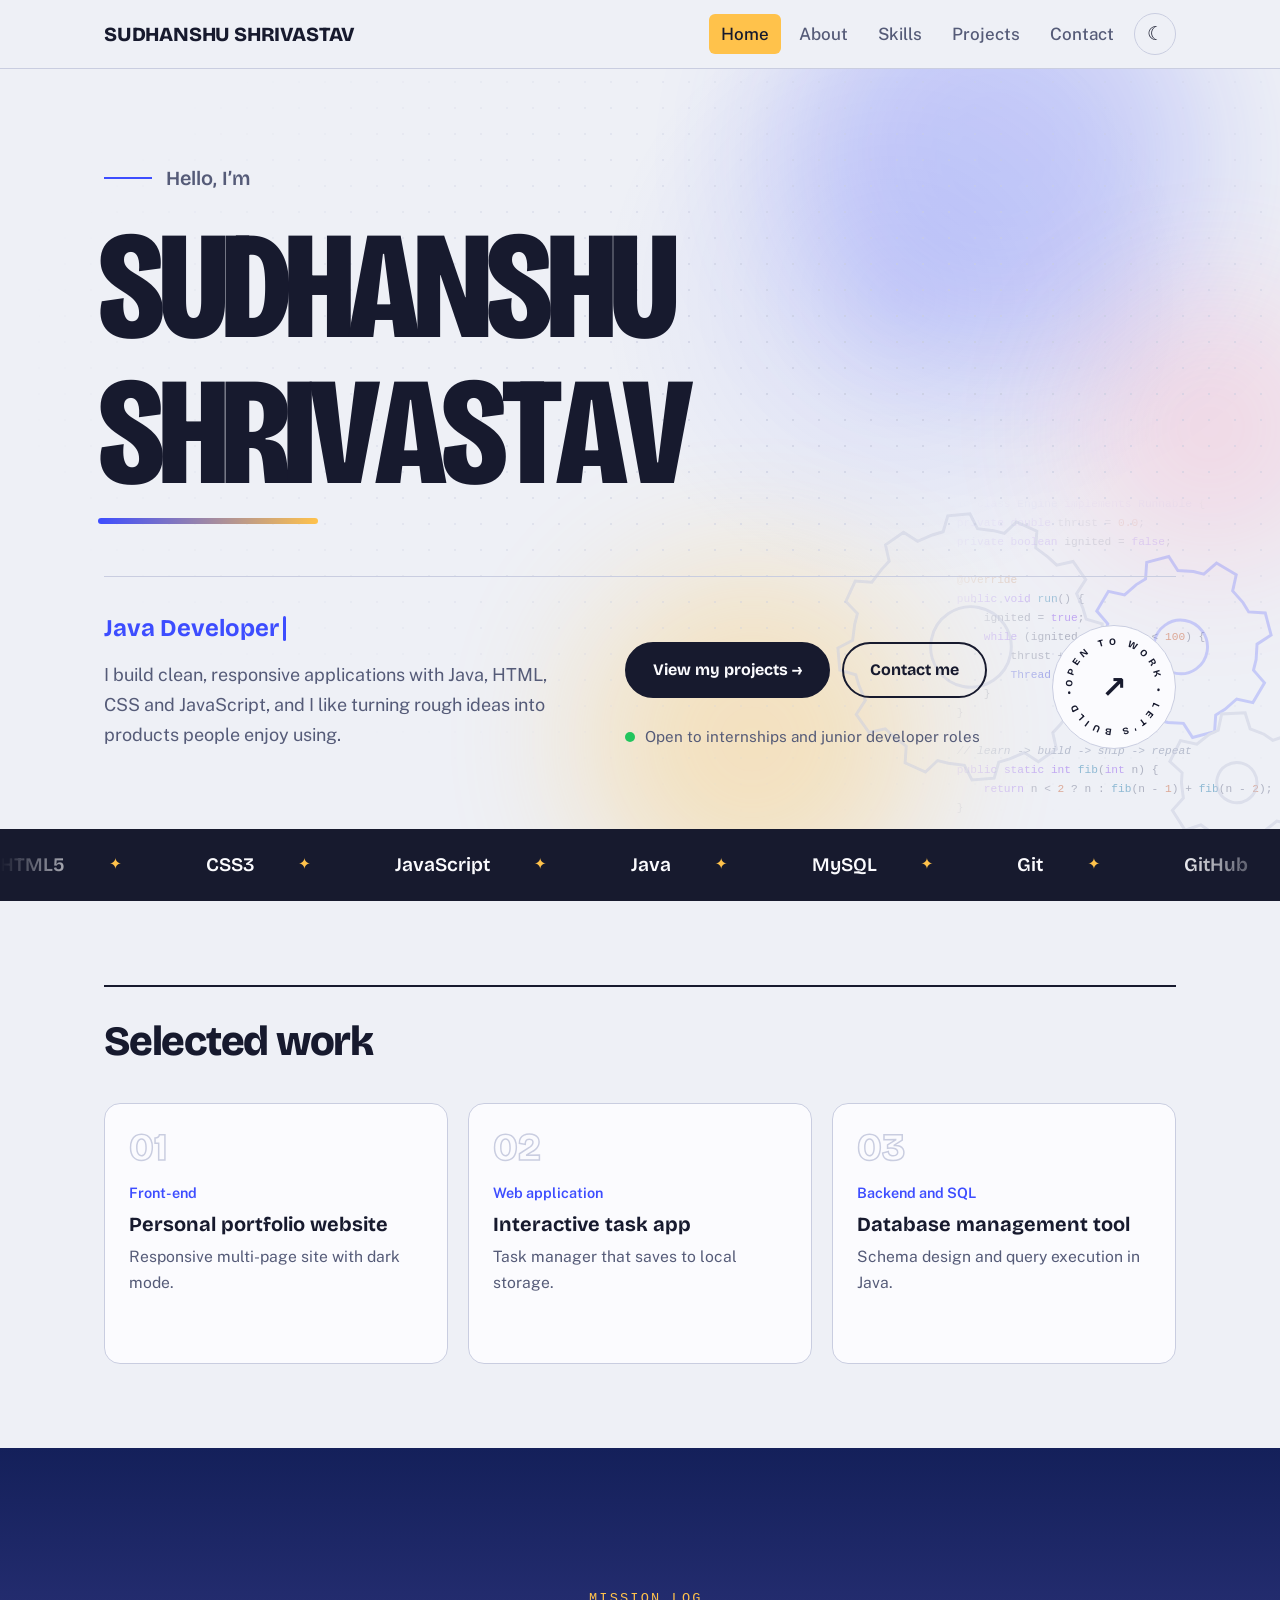
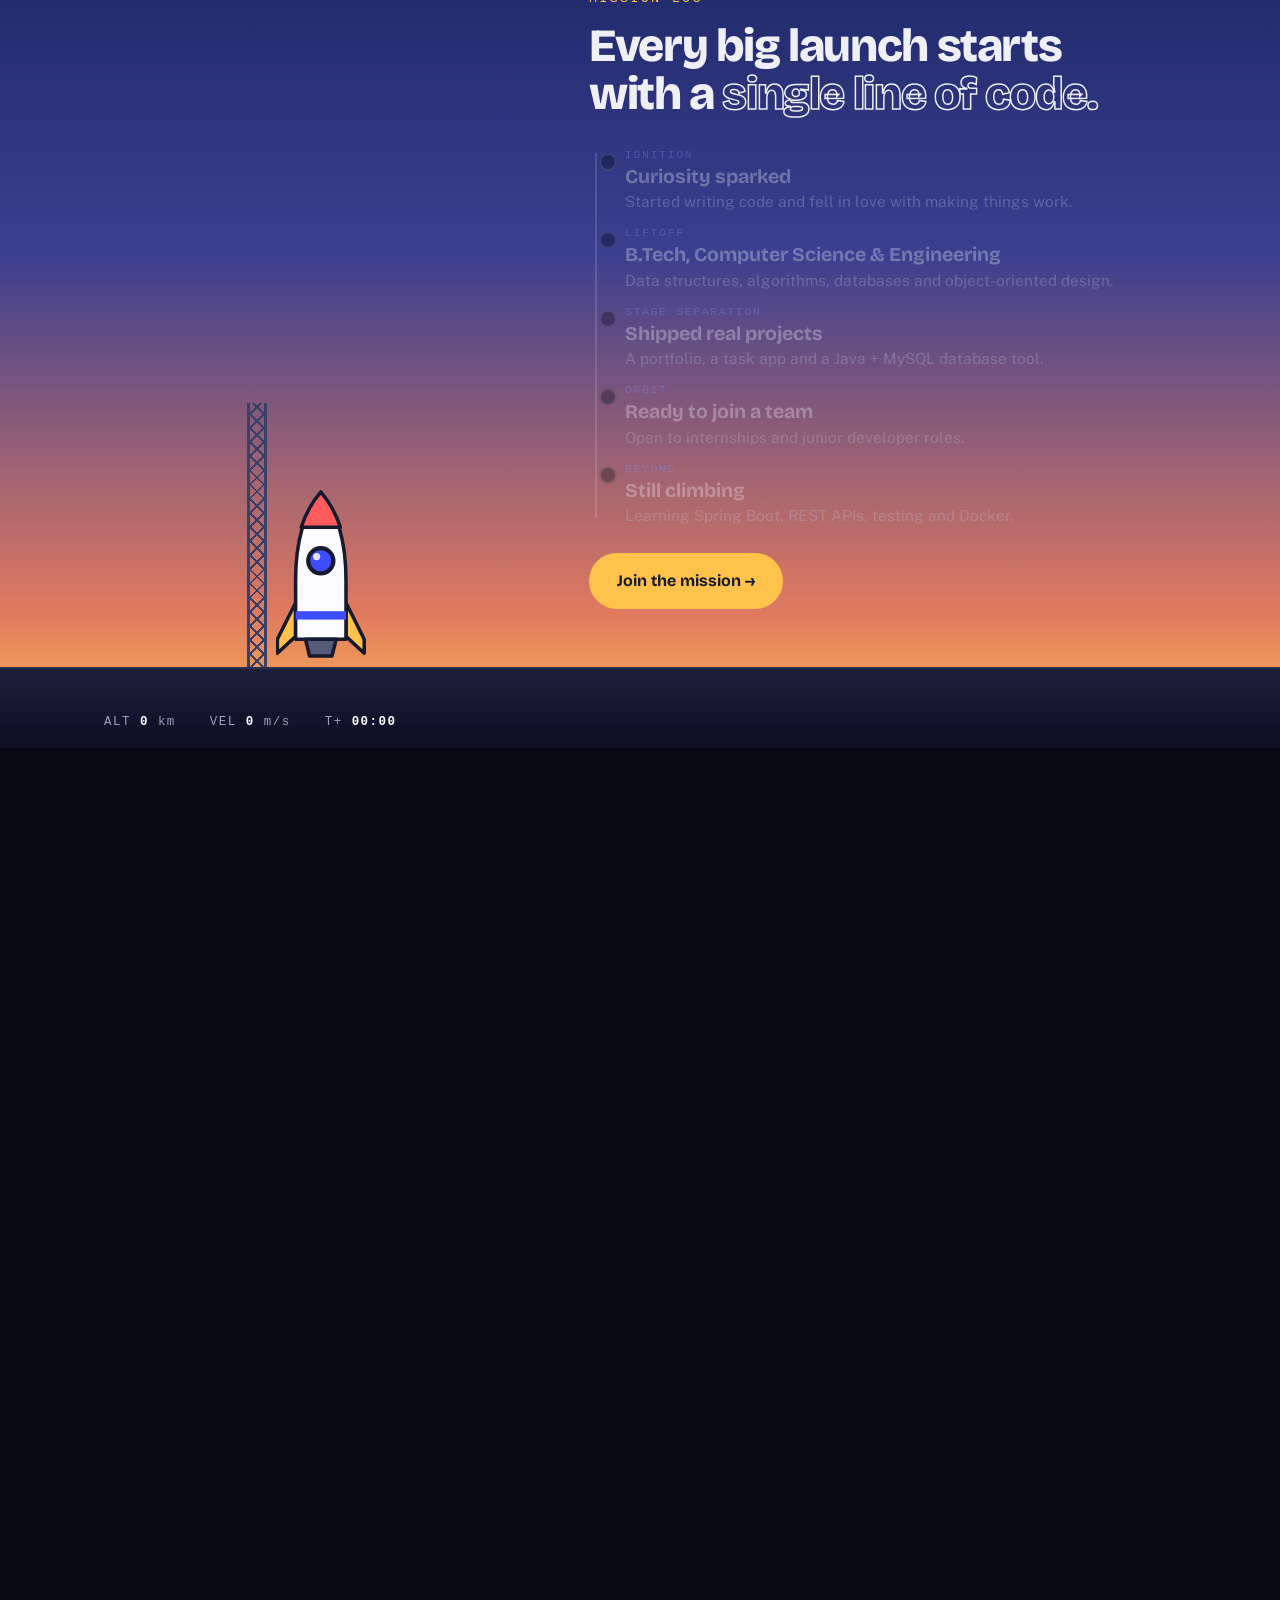
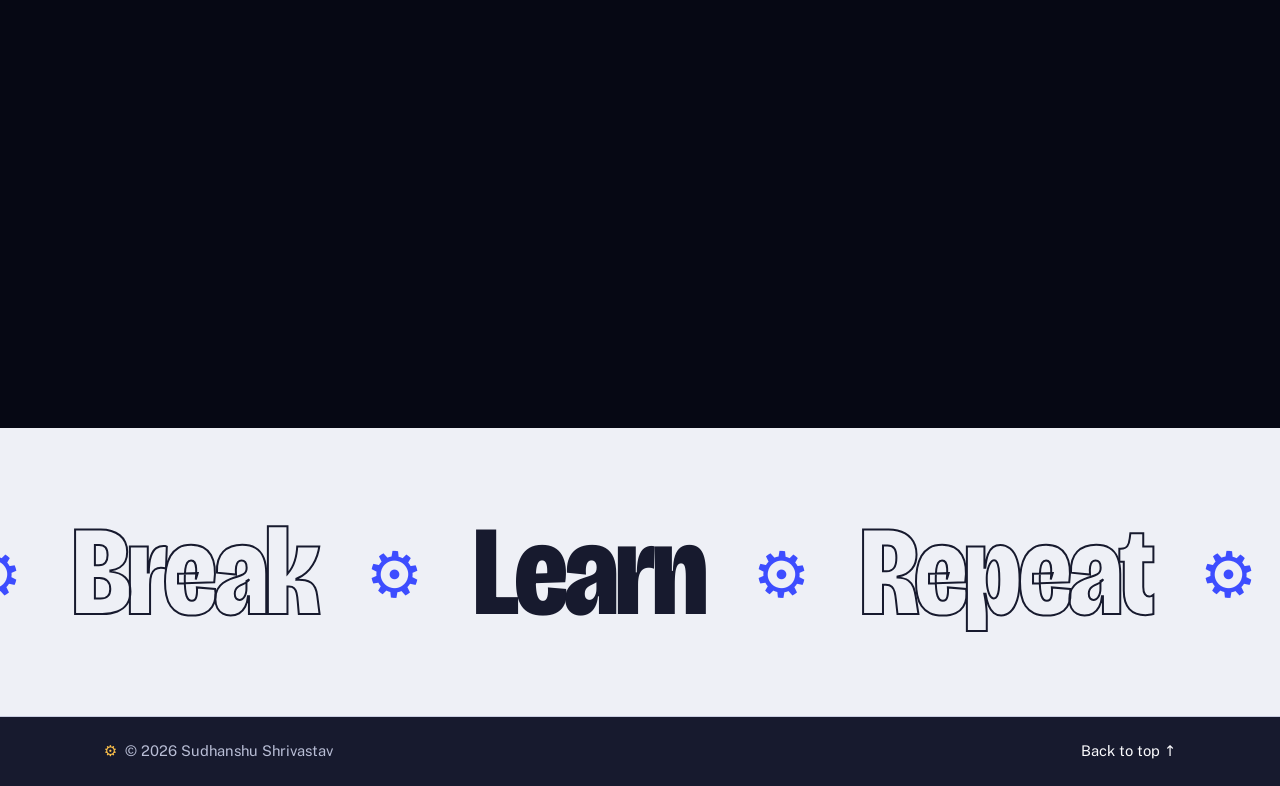
<file: index.html>
<!DOCTYPE html>
<html lang="en">
<head>
<meta charset="UTF-8">
<meta name="viewport" content="width=device-width, initial-scale=1.0">
<title>Sudhanshu Shrivastav | Java Developer</title>
<meta name="description" content="Sudhanshu Shrivastav is a Java developer building clean, responsive applications with Java, HTML, CSS, JavaScript and MySQL.">
<meta name="author" content="Sudhanshu Shrivastav">
<meta name="theme-color" content="#EEF0F6" media="(prefers-color-scheme: light)">
<meta name="theme-color" content="#0F1120" media="(prefers-color-scheme: dark)">
<meta property="og:type" content="website">
<meta property="og:title" content="Sudhanshu Shrivastav | Java Developer">
<meta property="og:description" content="Sudhanshu Shrivastav is a Java developer building clean, responsive applications with Java, HTML, CSS, JavaScript and MySQL.">
<meta property="og:site_name" content="Sudhanshu Shrivastav">
<meta name="twitter:card" content="summary">
<link rel="icon" href="favicon.svg" type="image/svg+xml">
<link rel="preconnect" href="https://fonts.googleapis.com">
<link rel="preconnect" href="https://fonts.gstatic.com" crossorigin>
<link href="https://fonts.googleapis.com/css2?family=Bricolage+Grotesque:opsz,wdth,wght@12..96,75..100,200..800&family=Public+Sans:wght@400;500;600&display=swap" rel="stylesheet">
<script>try{var t=localStorage.getItem("theme");if(t)document.documentElement.setAttribute("data-theme",t)}catch(e){}</script>
<script>(function(){var d=document.documentElement,seen=false;try{seen=sessionStorage.getItem("booted")==="1"}catch(e){}
if(seen||matchMedia("(prefers-reduced-motion: reduce)").matches){d.classList.add("no-loader")}else{d.classList.add("loading");setTimeout(function(){d.classList.remove("loading")},5000)}})();</script>
<link rel="stylesheet" href="style.css">
</head>
<body class="home">
<div class="loader" id="loader" role="status" aria-label="Loading">
  <div class="code-bg" aria-hidden="true"><pre class="code-col c1" data-code="loader"></pre><pre class="code-col c2" data-code="engine"></pre></div>
  <div class="loader-inner">
    <svg class="gears" viewBox="-72 -72 248 178" aria-hidden="true">
      <g transform="translate(0,0)"><g class="gA"><path fill-rule="evenodd" transform="rotate(1.2)" d="M56.5,0.0 L56.2,5.3 L62.7,9.9 L60.2,20.3 L52.3,21.3 L48.9,28.2 L48.9,28.2 L46.1,32.7 L49.3,40.0 L42.0,47.6 L34.6,44.6 L28.3,48.9 L28.3,48.9 L23.5,51.4 L22.8,59.3 L12.6,62.2 L7.7,56.0 L0.0,56.5 L0.0,56.5 L-5.3,56.2 L-9.9,62.7 L-20.3,60.2 L-21.3,52.3 L-28.2,48.9 L-28.2,48.9 L-32.7,46.1 L-40.0,49.3 L-47.6,42.0 L-44.6,34.6 L-48.9,28.3 L-48.9,28.3 L-51.4,23.5 L-59.3,22.8 L-62.2,12.6 L-56.0,7.7 L-56.5,0.0 L-56.5,0.0 L-56.2,-5.3 L-62.7,-9.9 L-60.2,-20.3 L-52.3,-21.3 L-48.9,-28.2 L-48.9,-28.2 L-46.1,-32.7 L-49.3,-40.0 L-42.0,-47.6 L-34.6,-44.6 L-28.3,-48.9 L-28.3,-48.9 L-23.5,-51.4 L-22.8,-59.3 L-12.6,-62.2 L-7.7,-56.0 L-0.0,-56.5 L-0.0,-56.5 L5.3,-56.2 L9.9,-62.7 L20.3,-60.2 L21.3,-52.3 L28.3,-48.9 L28.2,-48.9 L32.7,-46.1 L40.0,-49.3 L47.6,-42.0 L44.6,-34.6 L48.9,-28.3 L48.9,-28.3 L51.4,-23.5 L59.3,-22.8 L62.2,-12.6 L56.0,-7.7 L56.5,-0.0Z M19.2,0 A19.2,19.2 0 1,0 -19.2,0 A19.2,19.2 0 1,0 19.2,0Z"/></g></g>
      <g transform="translate(100,0)"><g class="gB"><path fill-rule="evenodd" transform="rotate(24.3)" d="M36.5,0.0 L36.1,5.1 L42.3,10.2 L38.4,20.4 L30.5,20.0 L25.8,25.8 L25.8,25.8 L21.9,29.2 L22.7,37.1 L12.8,41.6 L7.4,35.7 L0.0,36.5 L0.0,36.5 L-5.1,36.1 L-10.2,42.3 L-20.4,38.4 L-20.0,30.5 L-25.8,25.8 L-25.8,25.8 L-29.2,21.9 L-37.1,22.7 L-41.6,12.8 L-35.7,7.4 L-36.5,0.0 L-36.5,0.0 L-36.1,-5.1 L-42.3,-10.2 L-38.4,-20.4 L-30.5,-20.0 L-25.8,-25.8 L-25.8,-25.8 L-21.9,-29.2 L-22.7,-37.1 L-12.8,-41.6 L-7.4,-35.7 L-0.0,-36.5 L-0.0,-36.5 L5.1,-36.1 L10.2,-42.3 L20.4,-38.4 L20.0,-30.5 L25.8,-25.8 L25.8,-25.8 L29.2,-21.9 L37.1,-22.7 L41.6,-12.8 L35.7,-7.4 L36.5,-0.0Z M12.8,0 A12.8,12.8 0 1,0 -12.8,0 A12.8,12.8 0 1,0 12.8,0Z"/></g></g>
      <g transform="translate(126.8,64.7)"><g class="gC"><path fill-rule="evenodd" transform="rotate(39.9)" d="M26.5,0.0 L26.0,5.0 L31.9,10.4 L26.7,20.3 L18.9,18.5 L13.3,22.9 L13.3,22.9 L8.7,25.0 L7.0,32.8 L-4.2,33.2 L-6.6,25.7 L-13.2,22.9 L-13.2,22.9 L-17.3,20.1 L-24.9,22.4 L-30.9,13.0 L-25.5,7.1 L-26.5,0.0 L-26.5,0.0 L-26.0,-5.0 L-31.9,-10.4 L-26.7,-20.3 L-18.9,-18.5 L-13.3,-22.9 L-13.3,-22.9 L-8.7,-25.0 L-7.0,-32.8 L4.2,-33.2 L6.6,-25.7 L13.2,-22.9 L13.2,-22.9 L17.3,-20.1 L24.9,-22.4 L30.9,-13.0 L25.5,-7.1 L26.5,-0.0Z M9.6,0 A9.6,9.6 0 1,0 -9.6,0 A9.6,9.6 0 1,0 9.6,0Z"/></g></g>
    </svg>
    <p class="loader-cmd" aria-hidden="true"><span class="prompt">$</span> <span id="ld-cmd"></span><span class="caret"></span></p>
    <p class="loader-status"><span class="ld-dot" aria-hidden="true"></span><span id="ld-text">Calibrating gears</span></p>
    <div class="loader-bar" aria-hidden="true"><i id="ld-bar"></i></div>
    <p class="loader-pct" aria-hidden="true"><span id="ld-pct">0</span>%</p>
  </div>
</div>
<a class="skip" href="#main">Skip to content</a>
<header class="site-header">
  <div class="wrap bar">
    <a href="index.html" class="mark" data-site="name-upper">SUDHANSHU SHRIVASTAV</a>
    <div class="bar-right">
      <nav id="site-nav" aria-label="Main"><a href="index.html" aria-current="page">Home</a><a href="about.html">About</a><a href="skills.html">Skills</a><a href="projects.html">Projects</a><a href="contact.html">Contact</a></nav>
      <button class="icon-btn" id="theme-toggle" type="button" aria-label="Switch to dark theme" title="Toggle theme"><span aria-hidden="true" class="ti"></span></button>
      <button class="icon-btn menu-btn" id="menu-toggle" type="button" aria-label="Open menu" aria-expanded="false" aria-controls="site-nav"><span aria-hidden="true" class="mi"></span></button>
    </div>
  </div>
</header>
<main id="main">
<section class="hero wrap" id="top">
  <div class="hero-bg" aria-hidden="true"><span class="blob b1"></span><span class="blob b2"></span><span class="blob b3"></span>
    <pre class="hero-code" data-code="engine" aria-hidden="true"></pre>
    <svg class="hero-gears" viewBox="-72 -72 248 178"><g transform="translate(0,0)"><g class="hgA"><path fill-rule="evenodd" transform="rotate(1.2)" d="M56.5,0.0 L56.2,5.3 L62.7,9.9 L60.2,20.3 L52.3,21.3 L48.9,28.2 L48.9,28.2 L46.1,32.7 L49.3,40.0 L42.0,47.6 L34.6,44.6 L28.3,48.9 L28.3,48.9 L23.5,51.4 L22.8,59.3 L12.6,62.2 L7.7,56.0 L0.0,56.5 L0.0,56.5 L-5.3,56.2 L-9.9,62.7 L-20.3,60.2 L-21.3,52.3 L-28.2,48.9 L-28.2,48.9 L-32.7,46.1 L-40.0,49.3 L-47.6,42.0 L-44.6,34.6 L-48.9,28.3 L-48.9,28.3 L-51.4,23.5 L-59.3,22.8 L-62.2,12.6 L-56.0,7.7 L-56.5,0.0 L-56.5,0.0 L-56.2,-5.3 L-62.7,-9.9 L-60.2,-20.3 L-52.3,-21.3 L-48.9,-28.2 L-48.9,-28.2 L-46.1,-32.7 L-49.3,-40.0 L-42.0,-47.6 L-34.6,-44.6 L-28.3,-48.9 L-28.3,-48.9 L-23.5,-51.4 L-22.8,-59.3 L-12.6,-62.2 L-7.7,-56.0 L-0.0,-56.5 L-0.0,-56.5 L5.3,-56.2 L9.9,-62.7 L20.3,-60.2 L21.3,-52.3 L28.3,-48.9 L28.2,-48.9 L32.7,-46.1 L40.0,-49.3 L47.6,-42.0 L44.6,-34.6 L48.9,-28.3 L48.9,-28.3 L51.4,-23.5 L59.3,-22.8 L62.2,-12.6 L56.0,-7.7 L56.5,-0.0Z M19.2,0 A19.2,19.2 0 1,0 -19.2,0 A19.2,19.2 0 1,0 19.2,0Z"/></g></g><g transform="translate(100,0)"><g class="hgB"><path fill-rule="evenodd" transform="rotate(24.3)" d="M36.5,0.0 L36.1,5.1 L42.3,10.2 L38.4,20.4 L30.5,20.0 L25.8,25.8 L25.8,25.8 L21.9,29.2 L22.7,37.1 L12.8,41.6 L7.4,35.7 L0.0,36.5 L0.0,36.5 L-5.1,36.1 L-10.2,42.3 L-20.4,38.4 L-20.0,30.5 L-25.8,25.8 L-25.8,25.8 L-29.2,21.9 L-37.1,22.7 L-41.6,12.8 L-35.7,7.4 L-36.5,0.0 L-36.5,0.0 L-36.1,-5.1 L-42.3,-10.2 L-38.4,-20.4 L-30.5,-20.0 L-25.8,-25.8 L-25.8,-25.8 L-21.9,-29.2 L-22.7,-37.1 L-12.8,-41.6 L-7.4,-35.7 L-0.0,-36.5 L-0.0,-36.5 L5.1,-36.1 L10.2,-42.3 L20.4,-38.4 L20.0,-30.5 L25.8,-25.8 L25.8,-25.8 L29.2,-21.9 L37.1,-22.7 L41.6,-12.8 L35.7,-7.4 L36.5,-0.0Z M12.8,0 A12.8,12.8 0 1,0 -12.8,0 A12.8,12.8 0 1,0 12.8,0Z"/></g></g><g transform="translate(126.8,64.7)"><g class="hgC"><path fill-rule="evenodd" transform="rotate(39.9)" d="M26.5,0.0 L26.0,5.0 L31.9,10.4 L26.7,20.3 L18.9,18.5 L13.3,22.9 L13.3,22.9 L8.7,25.0 L7.0,32.8 L-4.2,33.2 L-6.6,25.7 L-13.2,22.9 L-13.2,22.9 L-17.3,20.1 L-24.9,22.4 L-30.9,13.0 L-25.5,7.1 L-26.5,0.0 L-26.5,0.0 L-26.0,-5.0 L-31.9,-10.4 L-26.7,-20.3 L-18.9,-18.5 L-13.3,-22.9 L-13.3,-22.9 L-8.7,-25.0 L-7.0,-32.8 L4.2,-33.2 L6.6,-25.7 L13.2,-22.9 L13.2,-22.9 L17.3,-20.1 L24.9,-22.4 L30.9,-13.0 L25.5,-7.1 L26.5,-0.0Z M9.6,0 A9.6,9.6 0 1,0 -9.6,0 A9.6,9.6 0 1,0 9.6,0Z"/></g></g></svg>
  </div>
  <p class="hello"><span class="hello-line" aria-hidden="true"></span>Hello, I&rsquo;m</p>
  <h1 class="name"><span class="line" data-split data-site="first-upper">SUDHANSHU</span><span class="line" data-split data-site="last-upper">SHRIVASTAV</span></h1>
  <div class="hero-row">
    <div class="hero-intro">
      <p class="role"><span data-typed data-words="Java Developer|Full-stack learner|Problem solver">Java Developer</span><span class="caret" aria-hidden="true"></span></p>
      <p class="lead">I build clean, responsive applications with Java, HTML, CSS and JavaScript, and I like turning rough ideas into products people enjoy using.</p>
    </div>
    <div class="hero-cta">
      <p class="actions"><a class="btn btn-solid magnetic" href="projects.html">View my projects <span class="arr" aria-hidden="true">&rarr;</span></a><a class="btn btn-line magnetic" href="contact.html">Contact me</a></p>
      <p class="avail"><span class="dot" aria-hidden="true"></span> Open to internships and junior developer roles</p>
    </div>
    <a class="badge" href="contact.html" aria-label="Open to work: contact me">
      <svg viewBox="0 0 120 120" aria-hidden="true"><defs><path id="circ" d="M60,60 m-46,0 a46,46 0 1,1 92,0 a46,46 0 1,1 -92,0"/></defs><text><textPath href="#circ" textLength="286" lengthAdjust="spacing">OPEN TO WORK &#8226; LET&rsquo;S BUILD &#8226; </textPath></text></svg>
      <span class="badge-arrow" aria-hidden="true">&#8599;</span>
    </a>
  </div>
</section>
<section class="stack" aria-label="Tools I use">
  <div class="marquee"><ul class="track"><li>HTML5</li><li>CSS3</li><li>JavaScript</li><li>Java</li><li>MySQL</li><li>Git</li><li>GitHub</li><li>Responsive design</li></ul></div>
</section>
<section class="wrap band" aria-labelledby="feat">
  <h2 id="feat" class="band-title reveal">Selected work</h2>
  <ul class="feat">
    <li class="reveal"><a class="tilt" href="projects.html#portfolio"><span class="num" aria-hidden="true">01</span><span class="kind">Front-end</span><strong>Personal portfolio website</strong><span class="desc">Responsive multi-page site with dark mode.</span><span class="more" aria-hidden="true">View project &rarr;</span></a></li>
    <li class="reveal"><a class="tilt" href="projects.html#tasks"><span class="num" aria-hidden="true">02</span><span class="kind">Web application</span><strong>Interactive task app</strong><span class="desc">Task manager that saves to local storage.</span><span class="more" aria-hidden="true">View project &rarr;</span></a></li>
    <li class="reveal"><a class="tilt" href="projects.html#dbtool"><span class="num" aria-hidden="true">03</span><span class="kind">Backend and SQL</span><strong>Database management tool</strong><span class="desc">Schema design and query execution in Java.</span><span class="more" aria-hidden="true">View project &rarr;</span></a></li>
  </ul>
</section>
<section class="mission" aria-labelledby="mission-title">
  <div class="scene">
    <canvas class="stars" aria-hidden="true"></canvas>
    <div class="atmo" aria-hidden="true"></div>
    <div class="scene-grid wrap">
      <div class="launch" aria-hidden="true">
        <div class="pad"><span class="tower"></span><span class="ground"></span></div>
        <div class="smoke"><i></i><i></i><i></i><i></i><i></i><i></i></div>
        <div class="rocket">
          <svg class="rocket-svg" viewBox="0 0 64 128" aria-hidden="true">
          <path class="r-fin" d="M14 82 L1 108 L1 118 L14 106Z"/><path class="r-fin" d="M50 82 L63 108 L63 118 L50 106Z"/>
          <path class="r-body" d="M32 3 C46 20 50 42 50 66 L50 108 L14 108 L14 66 C14 42 18 20 32 3Z"/>
          <path class="r-nose" d="M32 3 C39 11 43 19 46 28 L18 28 C21 19 25 11 32 3Z"/>
          <circle class="r-win" cx="32" cy="52" r="9"/><circle class="r-glint" cx="29" cy="49" r="2.6"/>
          <rect class="r-stripe" x="14" y="88" width="36" height="6"/>
          <path class="r-nozzle" d="M21 108 L43 108 L40 120 L24 120Z"/>
        </svg>
          <span class="flame"><i></i></span>
        </div>
        <p class="countdown" id="countdown"></p>
      </div>
      <div class="mission-copy">
        <p class="eyebrow">Mission log</p>
        <h2 id="mission-title">Every big launch starts with a <em>single line of code.</em></h2>
        <ol class="stages">
          <li class="stage"><span class="st-tag">Ignition</span><strong>Curiosity sparked</strong><span>Started writing code and fell in love with making things work.</span></li>
          <li class="stage"><span class="st-tag">Liftoff</span><strong>B.Tech, Computer Science &amp; Engineering</strong><span>Data structures, algorithms, databases and object-oriented design.</span></li>
          <li class="stage"><span class="st-tag">Stage separation</span><strong>Shipped real projects</strong><span>A portfolio, a task app and a Java + MySQL database tool.</span></li>
          <li class="stage"><span class="st-tag">Orbit</span><strong>Ready to join a team</strong><span>Open to internships and junior developer roles.</span></li>
          <li class="stage"><span class="st-tag">Beyond</span><strong>Still climbing</strong><span>Learning Spring Boot, REST APIs, testing and Docker.</span></li>
        </ol>
        <p class="mission-cta"><a class="btn btn-launch magnetic" href="contact.html">Join the mission <span class="arr" aria-hidden="true">&rarr;</span></a></p>
      </div>
    </div>
    <div class="hud wrap" aria-hidden="true"><span>ALT <b id="hud-alt">0</b> km</span><span>VEL <b id="hud-vel">0</b> m/s</span><span>T+ <b id="hud-t">00:00</b></span></div>
  </div>
</section>
<section class="manifesto" aria-label="Motto">
  <p class="manifesto-line" aria-hidden="true"><span>Build</span><b>&#9881;</b><span>Break</span><b>&#9881;</b><span>Learn</span><b>&#9881;</b><span>Repeat</span><b>&#9881;</b><span>Launch</span><b>&#9881;</b><span>Build</span><b>&#9881;</b><span>Break</span><b>&#9881;</b><span>Learn</span></p>
  <p class="sr-only">Build, break, learn, repeat, launch.</p>
</section>
</main>
<footer class="site-footer">
  <div class="wrap">
    <p>&copy; <span data-year>2026</span> <span data-site="name">Sudhanshu Shrivastav</span></p>
    <ul class="social" data-social aria-label="Social links"></ul>
    <p><a href="#top" class="to-top" id="to-top">Back to top &uarr;</a></p>
  </div>
</footer>
<script src="app.js" defer></script>
</body>
</html>
</file>
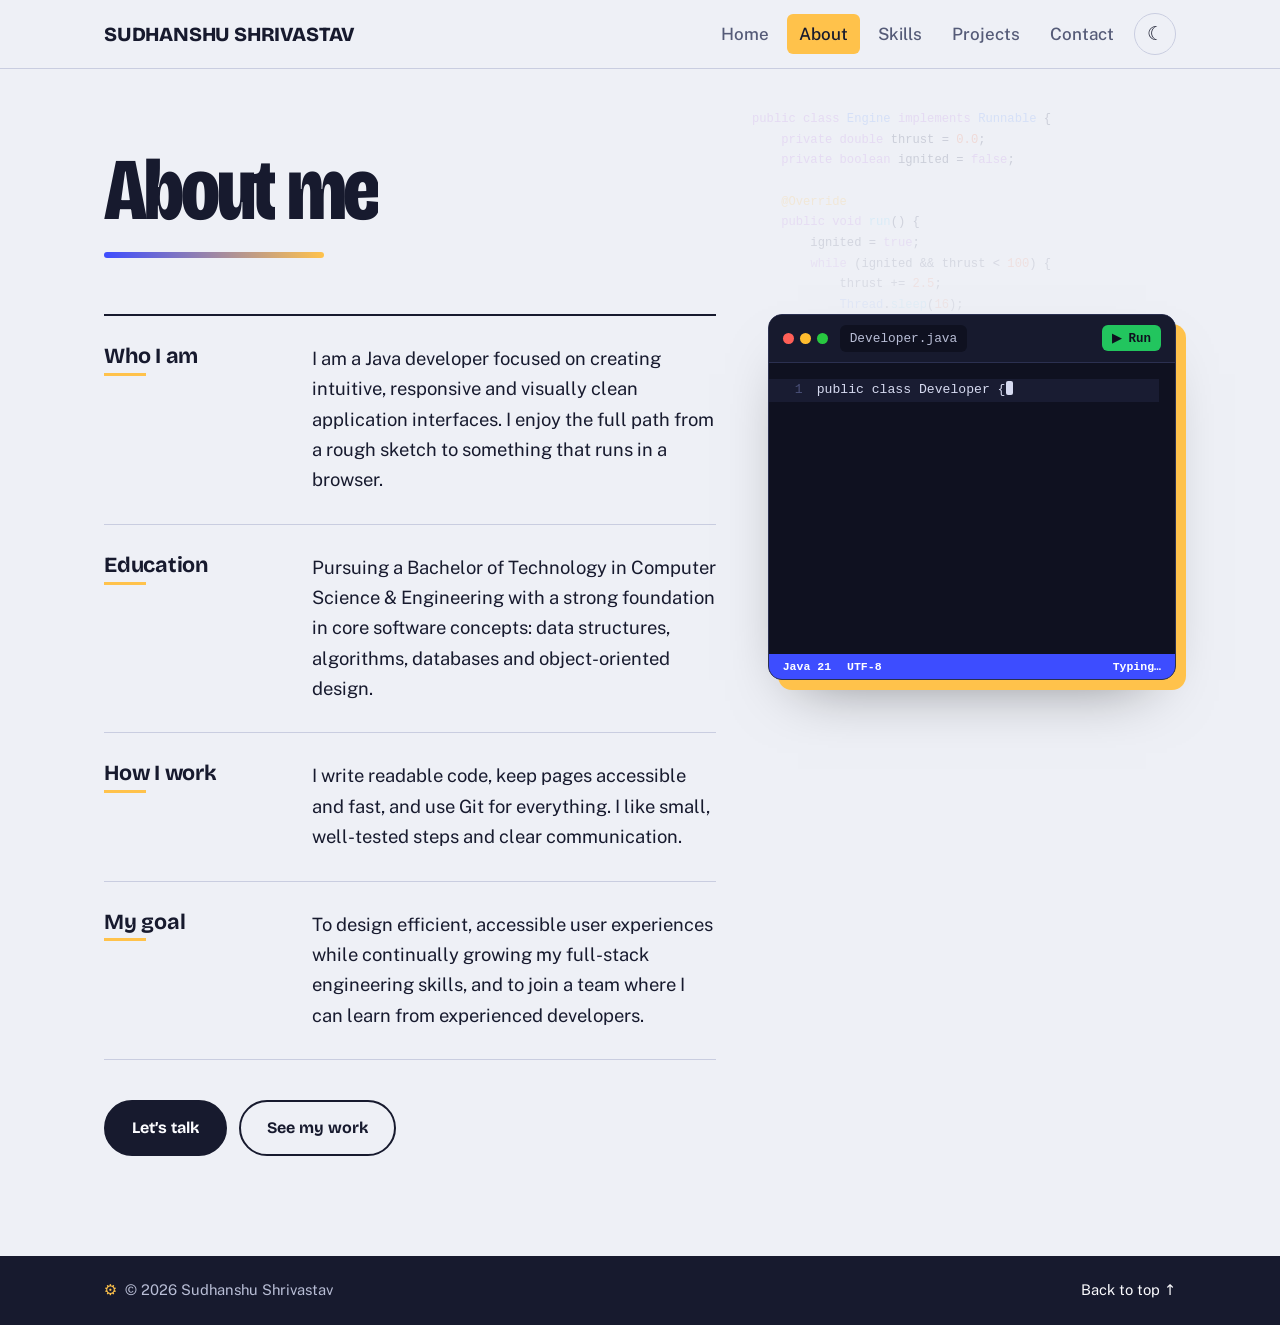
<file: about.html>
<!DOCTYPE html>
<html lang="en">
<head>
<meta charset="UTF-8">
<meta name="viewport" content="width=device-width, initial-scale=1.0">
<title>About | Sudhanshu Shrivastav</title>
<meta name="description" content="About Sudhanshu Shrivastav: a B.Tech Computer Science student and Java developer focused on clean, accessible, full-stack applications.">
<meta name="author" content="Sudhanshu Shrivastav">
<meta name="theme-color" content="#EEF0F6" media="(prefers-color-scheme: light)">
<meta name="theme-color" content="#0F1120" media="(prefers-color-scheme: dark)">
<meta property="og:type" content="website">
<meta property="og:title" content="About | Sudhanshu Shrivastav">
<meta property="og:description" content="About Sudhanshu Shrivastav: a B.Tech Computer Science student and Java developer focused on clean, accessible, full-stack applications.">
<meta property="og:site_name" content="Sudhanshu Shrivastav">
<meta name="twitter:card" content="summary">
<link rel="icon" href="favicon.svg" type="image/svg+xml">
<link rel="preconnect" href="https://fonts.googleapis.com">
<link rel="preconnect" href="https://fonts.gstatic.com" crossorigin>
<link href="https://fonts.googleapis.com/css2?family=Bricolage+Grotesque:opsz,wdth,wght@12..96,75..100,200..800&family=Public+Sans:wght@400;500;600&display=swap" rel="stylesheet">
<script>try{var t=localStorage.getItem("theme");if(t)document.documentElement.setAttribute("data-theme",t)}catch(e){}</script>
<link rel="stylesheet" href="style.css">
</head>
<body class="">
<a class="skip" href="#main">Skip to content</a>
<header class="site-header">
  <div class="wrap bar">
    <a href="index.html" class="mark" data-site="name-upper">SUDHANSHU SHRIVASTAV</a>
    <div class="bar-right">
      <nav id="site-nav" aria-label="Main"><a href="index.html">Home</a><a href="about.html" aria-current="page">About</a><a href="skills.html">Skills</a><a href="projects.html">Projects</a><a href="contact.html">Contact</a></nav>
      <button class="icon-btn" id="theme-toggle" type="button" aria-label="Switch to dark theme" title="Toggle theme"><span aria-hidden="true" class="ti"></span></button>
      <button class="icon-btn menu-btn" id="menu-toggle" type="button" aria-label="Open menu" aria-expanded="false" aria-controls="site-nav"><span aria-hidden="true" class="mi"></span></button>
    </div>
  </div>
</header>
<main id="main">
<section class="wrap page">
  <h1 class="page-title">About me</h1>
  <div class="about-grid">
  <div class="about">
    <article class="reveal"><h2>Who I am</h2><p>I am a Java developer focused on creating intuitive, responsive and visually clean application interfaces. I enjoy the full path from a rough sketch to something that runs in a browser.</p></article>
    <article class="reveal"><h2>Education</h2><p>Pursuing a Bachelor of Technology in Computer Science &amp; Engineering with a strong foundation in core software concepts: data structures, algorithms, databases and object-oriented design.</p></article>
    <article class="reveal"><h2>How I work</h2><p>I write readable code, keep pages accessible and fast, and use Git for everything. I like small, well-tested steps and clear communication.</p></article>
    <article class="reveal"><h2>My goal</h2><p>To design efficient, accessible user experiences while continually growing my full-stack engineering skills, and to join a team where I can learn from experienced developers.</p></article>
  </div>
  <aside class="code-win reveal" aria-label="About me, written as a Java class">
    <div class="cw-bar"><span class="cw-dots" aria-hidden="true"><i></i><i></i><i></i></span><span class="cw-tab">Developer.java</span><button type="button" class="cw-run" id="cw-run">&#9654; Run</button></div>
    <pre class="cw-code" id="cw-code" aria-hidden="true"></pre>
    <div class="cw-out" id="cw-out" aria-live="polite"></div>
    <div class="cw-status" aria-hidden="true"><span>Java 21</span><span>UTF-8</span><span id="cw-state">Typing&hellip;</span></div>
  </aside>
  </div>
  <p class="actions reveal"><a class="btn btn-solid" href="contact.html">Let&rsquo;s talk</a><a class="btn btn-line" href="projects.html">See my work</a><a class="btn btn-line" data-resume hidden target="_blank" rel="noopener">Download r&eacute;sum&eacute;</a></p>
</section>
</main>
<footer class="site-footer">
  <div class="wrap">
    <p>&copy; <span data-year>2026</span> <span data-site="name">Sudhanshu Shrivastav</span></p>
    <ul class="social" data-social aria-label="Social links"></ul>
    <p><a href="#top" class="to-top" id="to-top">Back to top &uarr;</a></p>
  </div>
</footer>
<script src="app.js" defer></script>
</body>
</html>
</file>
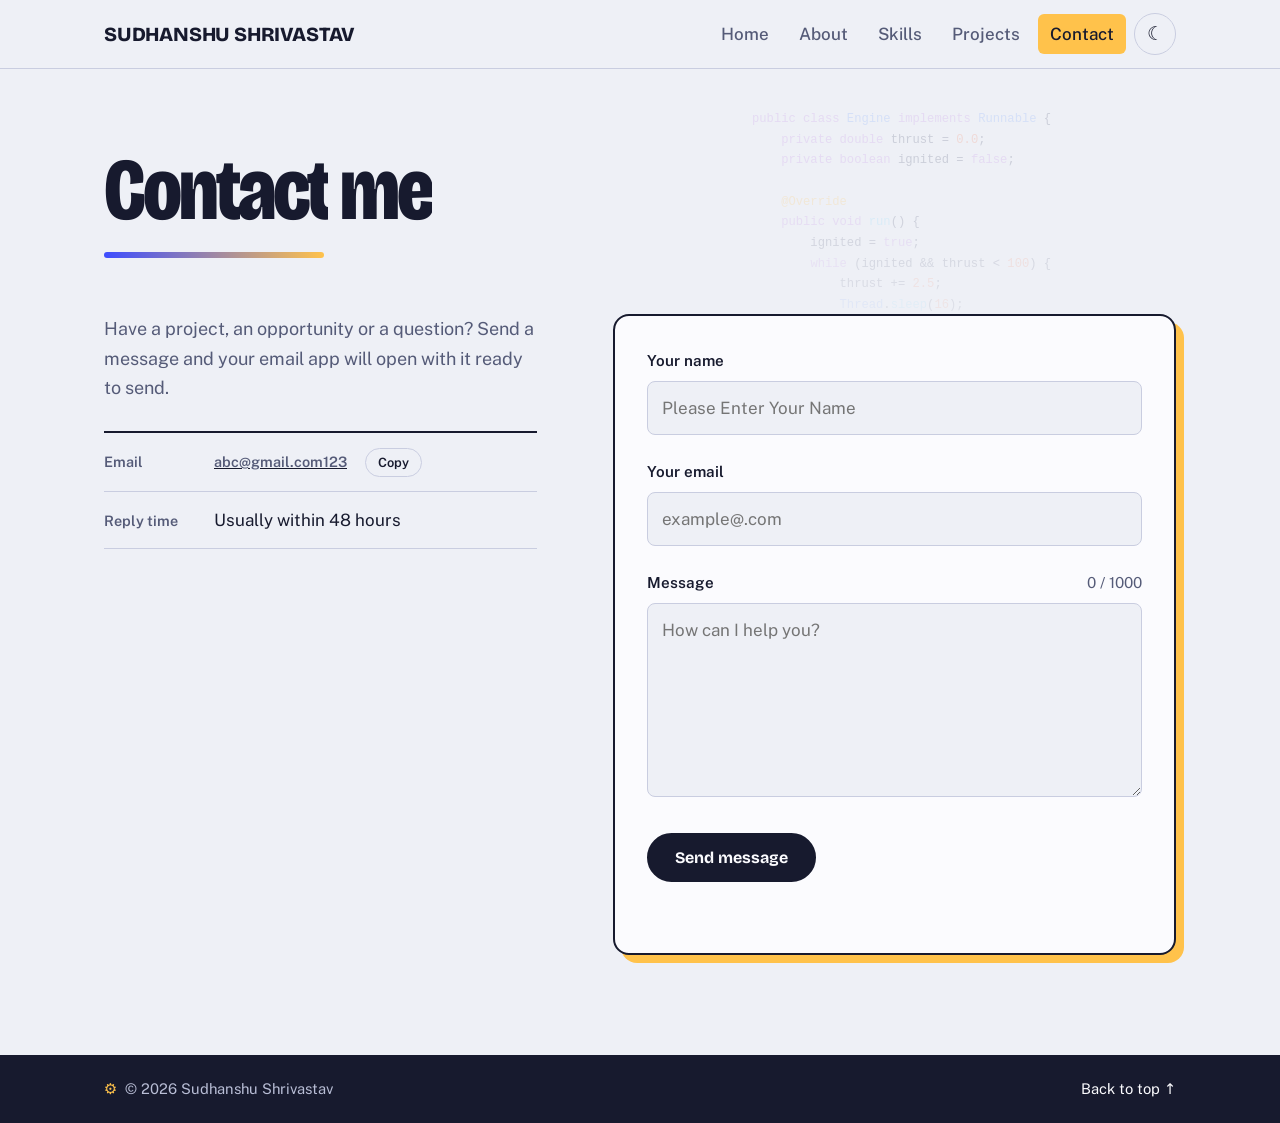
<file: contact.html>
<!DOCTYPE html>
<html lang="en">
<head>
<meta charset="UTF-8">
<meta name="viewport" content="width=device-width, initial-scale=1.0">
<title>Contact | Sudhanshu Shrivastav</title>
<meta name="description" content="Get in touch with Sudhanshu Shrivastav about projects, internships and developer roles.">
<meta name="author" content="Sudhanshu Shrivastav">
<meta name="theme-color" content="#EEF0F6" media="(prefers-color-scheme: light)">
<meta name="theme-color" content="#0F1120" media="(prefers-color-scheme: dark)">
<meta property="og:type" content="website">
<meta property="og:title" content="Contact | Sudhanshu Shrivastav">
<meta property="og:description" content="Get in touch with Sudhanshu Shrivastav about projects, internships and developer roles.">
<meta property="og:site_name" content="Sudhanshu Shrivastav">
<meta name="twitter:card" content="summary">
<link rel="icon" href="favicon.svg" type="image/svg+xml">
<link rel="preconnect" href="https://fonts.googleapis.com">
<link rel="preconnect" href="https://fonts.gstatic.com" crossorigin>
<link href="https://fonts.googleapis.com/css2?family=Bricolage+Grotesque:opsz,wdth,wght@12..96,75..100,200..800&family=Public+Sans:wght@400;500;600&display=swap" rel="stylesheet">
<script>try{var t=localStorage.getItem("theme");if(t)document.documentElement.setAttribute("data-theme",t)}catch(e){}</script>
<link rel="stylesheet" href="style.css">
</head>
<body class="">
<a class="skip" href="#main">Skip to content</a>
<header class="site-header">
  <div class="wrap bar">
    <a href="index.html" class="mark" data-site="name-upper">SUDHANSHU SHRIVASTAV</a>
    <div class="bar-right">
      <nav id="site-nav" aria-label="Main"><a href="index.html">Home</a><a href="about.html">About</a><a href="skills.html">Skills</a><a href="projects.html">Projects</a><a href="contact.html" aria-current="page">Contact</a></nav>
      <button class="icon-btn" id="theme-toggle" type="button" aria-label="Switch to dark theme" title="Toggle theme"><span aria-hidden="true" class="ti"></span></button>
      <button class="icon-btn menu-btn" id="menu-toggle" type="button" aria-label="Open menu" aria-expanded="false" aria-controls="site-nav"><span aria-hidden="true" class="mi"></span></button>
    </div>
  </div>
</header>
<main id="main">
<section class="wrap page">
  <h1 class="page-title">Contact me</h1>
  <div class="contact">
    <div class="reveal">
      <p class="lead">Have a project, an opportunity or a question? Send a message and your email app will open with it ready to send.</p>
      <ul class="direct">
        <li><span>Email</span><a data-email href="#"><span data-email-text>Set in app.js</span></a> <button type="button" class="copy" id="copy-email" hidden>Copy</button></li>
        <li data-wrap="github" hidden><span>GitHub</span><a data-link="github" target="_blank" rel="noopener"></a></li>
        <li data-wrap="linkedin" hidden><span>LinkedIn</span><a data-link="linkedin" target="_blank" rel="noopener"></a></li>
        <li><span>Reply time</span>Usually within 48 hours</li>
      </ul>
    </div>
    <form class="form reveal" id="contact-form" novalidate>
      <label for="name">Your name</label>
      <input type="text" id="name" name="name" autocomplete="name" placeholder="Please Enter Your Name" required minlength="2" aria-describedby="name-err">
      <p class="err" id="name-err" role="alert"></p>
      <label for="email">Your email</label>
      <input type="email" id="email" name="email" autocomplete="email" placeholder="example@.com" required aria-describedby="email-err">
      <p class="err" id="email-err" role="alert"></p>
      <label for="message">Message <span class="muted" id="msg-count">0 / 1000</span></label>
      <textarea id="message" name="message" rows="6" maxlength="1000" placeholder="How can I help you?" required minlength="10" aria-describedby="message-err"></textarea>
      <p class="err" id="message-err" role="alert"></p>
      <input type="text" name="website" id="website" tabindex="-1" autocomplete="off" class="hp" aria-hidden="true">
      <button type="submit" class="btn btn-solid">Send message</button>
      <p class="status" id="form-status" role="status" aria-live="polite"></p>
    </form>
  </div>
</section>
</main>
<footer class="site-footer">
  <div class="wrap">
    <p>&copy; <span data-year>2026</span> <span data-site="name">Sudhanshu Shrivastav</span></p>
    <ul class="social" data-social aria-label="Social links"></ul>
    <p><a href="#top" class="to-top" id="to-top">Back to top &uarr;</a></p>
  </div>
</footer>
<script src="app.js" defer></script>
</body>
</html>
</file>
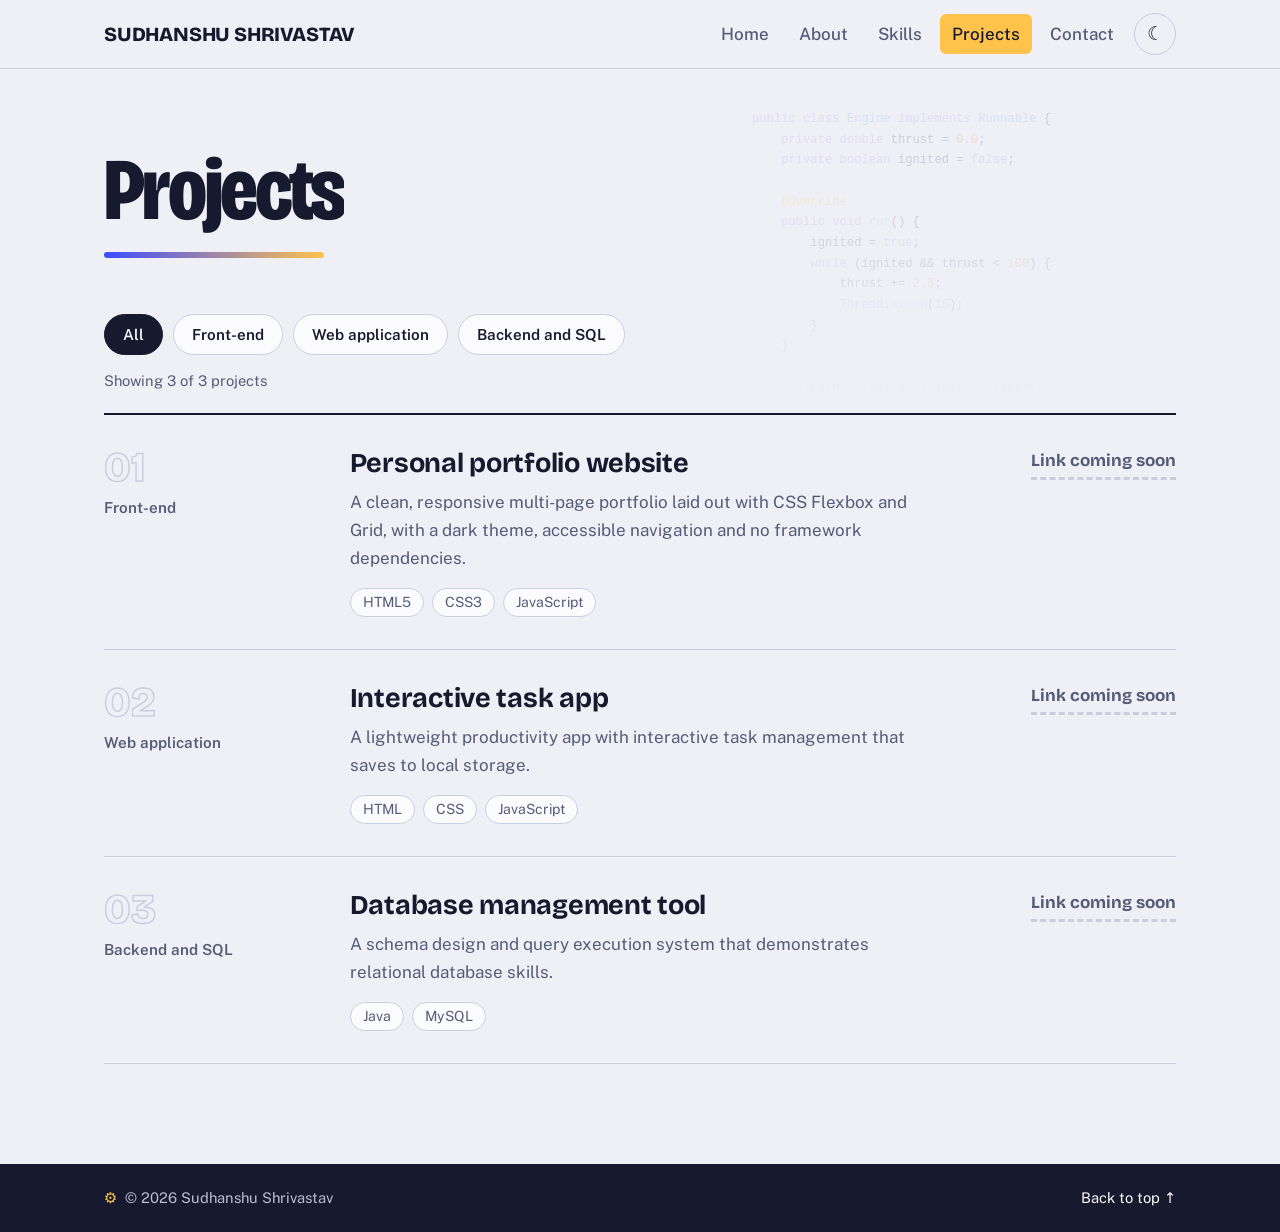
<file: projects.html>
<!DOCTYPE html>
<html lang="en">
<head>
<meta charset="UTF-8">
<meta name="viewport" content="width=device-width, initial-scale=1.0">
<title>Projects | Sudhanshu Shrivastav</title>
<meta name="description" content="Selected projects by Sudhanshu Shrivastav: a portfolio website, an interactive task app and a Java and MySQL database management tool.">
<meta name="author" content="Sudhanshu Shrivastav">
<meta name="theme-color" content="#EEF0F6" media="(prefers-color-scheme: light)">
<meta name="theme-color" content="#0F1120" media="(prefers-color-scheme: dark)">
<meta property="og:type" content="website">
<meta property="og:title" content="Projects | Sudhanshu Shrivastav">
<meta property="og:description" content="Selected projects by Sudhanshu Shrivastav: a portfolio website, an interactive task app and a Java and MySQL database management tool.">
<meta property="og:site_name" content="Sudhanshu Shrivastav">
<meta name="twitter:card" content="summary">
<link rel="icon" href="favicon.svg" type="image/svg+xml">
<link rel="preconnect" href="https://fonts.googleapis.com">
<link rel="preconnect" href="https://fonts.gstatic.com" crossorigin>
<link href="https://fonts.googleapis.com/css2?family=Bricolage+Grotesque:opsz,wdth,wght@12..96,75..100,200..800&family=Public+Sans:wght@400;500;600&display=swap" rel="stylesheet">
<script>try{var t=localStorage.getItem("theme");if(t)document.documentElement.setAttribute("data-theme",t)}catch(e){}</script>
<link rel="stylesheet" href="style.css">
</head>
<body class="">
<a class="skip" href="#main">Skip to content</a>
<header class="site-header">
  <div class="wrap bar">
    <a href="index.html" class="mark" data-site="name-upper">SUDHANSHU SHRIVASTAV</a>
    <div class="bar-right">
      <nav id="site-nav" aria-label="Main"><a href="index.html">Home</a><a href="about.html">About</a><a href="skills.html">Skills</a><a href="projects.html" aria-current="page">Projects</a><a href="contact.html">Contact</a></nav>
      <button class="icon-btn" id="theme-toggle" type="button" aria-label="Switch to dark theme" title="Toggle theme"><span aria-hidden="true" class="ti"></span></button>
      <button class="icon-btn menu-btn" id="menu-toggle" type="button" aria-label="Open menu" aria-expanded="false" aria-controls="site-nav"><span aria-hidden="true" class="mi"></span></button>
    </div>
  </div>
</header>
<main id="main">
<section class="wrap page">
  <h1 class="page-title">Projects</h1>
  <div class="filters" role="group" aria-label="Filter projects">
    <button type="button" class="chip is-on" data-filter="all" aria-pressed="true">All</button>
    <button type="button" class="chip" data-filter="Front-end" aria-pressed="false">Front-end</button>
    <button type="button" class="chip" data-filter="Web application" aria-pressed="false">Web application</button>
    <button type="button" class="chip" data-filter="Backend and SQL" aria-pressed="false">Backend and SQL</button>
  </div>
  <p class="count" id="proj-count" aria-live="polite"></p>
  <ol class="projects">
    <li class="project reveal" id="portfolio" data-kind="Front-end">
      <p class="kind">Front-end</p>
      <div><h2>Personal portfolio website</h2><p>A clean, responsive multi-page portfolio laid out with CSS Flexbox and Grid, with a dark theme, accessible navigation and no framework dependencies.</p><ul class="tags"><li>HTML5</li><li>CSS3</li><li>JavaScript</li></ul></div>
      <a class="go" data-project-link="portfolio" href="contact.html" >Live demo</a>
    </li>
    <li class="project reveal" id="tasks" data-kind="Web application">
      <p class="kind">Web application</p>
      <div><h2>Interactive task app</h2><p>A lightweight productivity app with interactive task management that saves to local storage.</p><ul class="tags"><li>HTML</li><li>CSS</li><li>JavaScript</li></ul></div>
      <a class="go" data-project-link="tasks" href="contact.html" >Live demo</a>
    </li>
    <li class="project reveal" id="dbtool" data-kind="Backend and SQL">
      <p class="kind">Backend and SQL</p>
      <div><h2>Database management tool</h2><p>A schema design and query execution system that demonstrates relational database skills.</p><ul class="tags"><li>Java</li><li>MySQL</li></ul></div>
      <a class="go" data-project-link="dbtool" href="contact.html" >View code</a>
    </li>
  </ol>
  <p class="empty" id="proj-empty" hidden>No projects in this category yet.</p>
</section>
</main>
<footer class="site-footer">
  <div class="wrap">
    <p>&copy; <span data-year>2026</span> <span data-site="name">Sudhanshu Shrivastav</span></p>
    <ul class="social" data-social aria-label="Social links"></ul>
    <p><a href="#top" class="to-top" id="to-top">Back to top &uarr;</a></p>
  </div>
</footer>
<script src="app.js" defer></script>
</body>
</html>
</file>
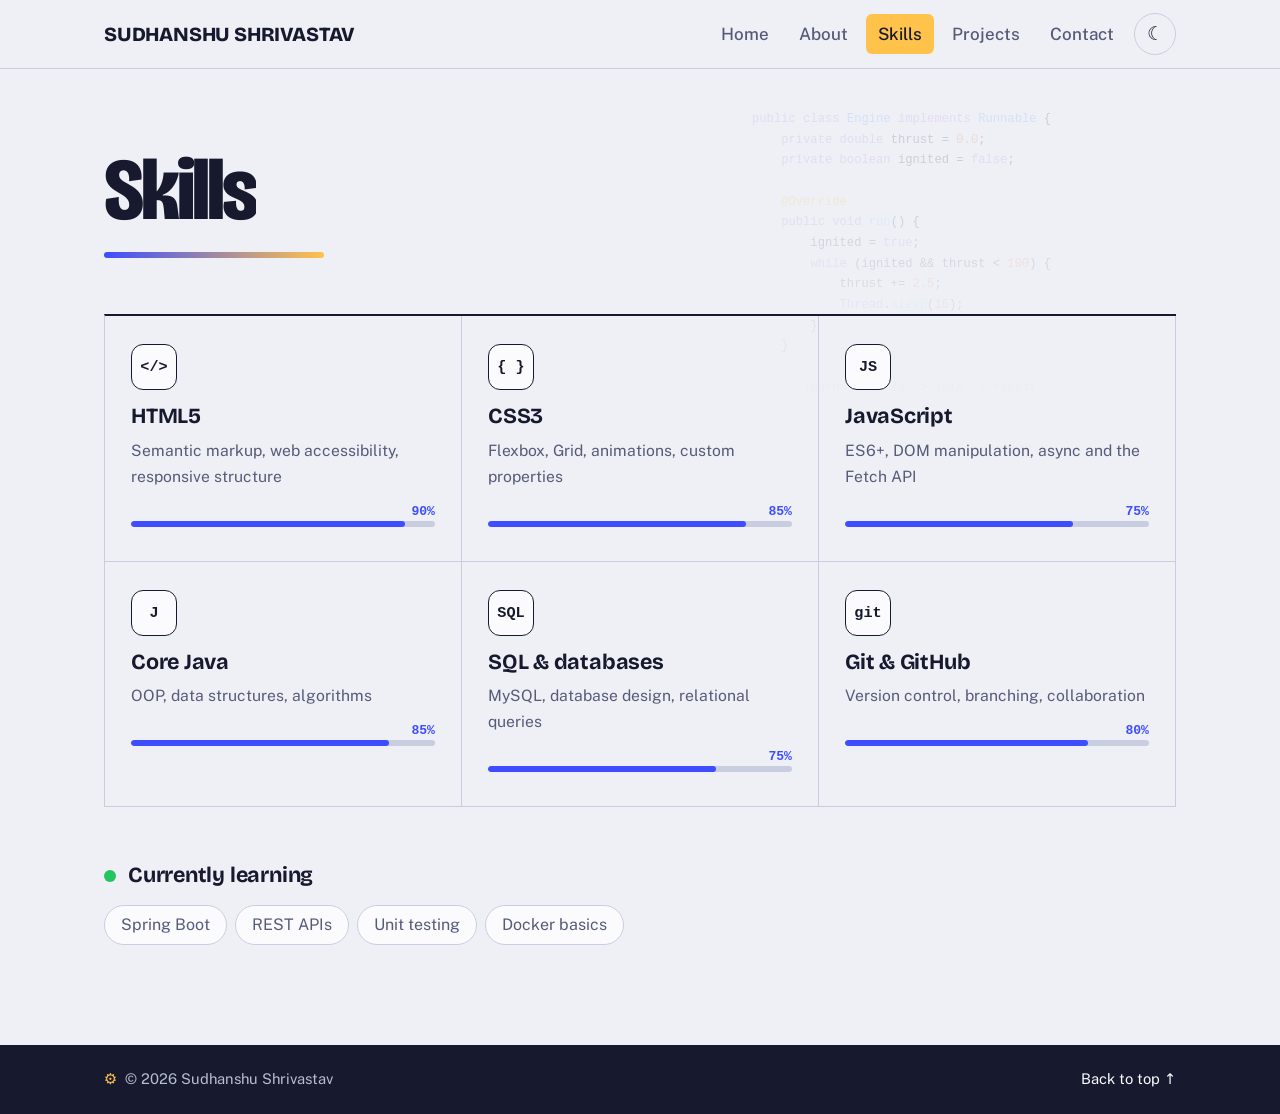
<file: skills.html>
<!DOCTYPE html>
<html lang="en">
<head>
<meta charset="UTF-8">
<meta name="viewport" content="width=device-width, initial-scale=1.0">
<title>Skills | Sudhanshu Shrivastav</title>
<meta name="description" content="Technical skills of Sudhanshu Shrivastav: Java, SQL and MySQL, JavaScript, HTML5, CSS3 and Git.">
<meta name="author" content="Sudhanshu Shrivastav">
<meta name="theme-color" content="#EEF0F6" media="(prefers-color-scheme: light)">
<meta name="theme-color" content="#0F1120" media="(prefers-color-scheme: dark)">
<meta property="og:type" content="website">
<meta property="og:title" content="Skills | Sudhanshu Shrivastav">
<meta property="og:description" content="Technical skills of Sudhanshu Shrivastav: Java, SQL and MySQL, JavaScript, HTML5, CSS3 and Git.">
<meta property="og:site_name" content="Sudhanshu Shrivastav">
<meta name="twitter:card" content="summary">
<link rel="icon" href="favicon.svg" type="image/svg+xml">
<link rel="preconnect" href="https://fonts.googleapis.com">
<link rel="preconnect" href="https://fonts.gstatic.com" crossorigin>
<link href="https://fonts.googleapis.com/css2?family=Bricolage+Grotesque:opsz,wdth,wght@12..96,75..100,200..800&family=Public+Sans:wght@400;500;600&display=swap" rel="stylesheet">
<script>try{var t=localStorage.getItem("theme");if(t)document.documentElement.setAttribute("data-theme",t)}catch(e){}</script>
<link rel="stylesheet" href="style.css">
</head>
<body class="">
<a class="skip" href="#main">Skip to content</a>
<header class="site-header">
  <div class="wrap bar">
    <a href="index.html" class="mark" data-site="name-upper">SUDHANSHU SHRIVASTAV</a>
    <div class="bar-right">
      <nav id="site-nav" aria-label="Main"><a href="index.html">Home</a><a href="about.html">About</a><a href="skills.html" aria-current="page">Skills</a><a href="projects.html">Projects</a><a href="contact.html">Contact</a></nav>
      <button class="icon-btn" id="theme-toggle" type="button" aria-label="Switch to dark theme" title="Toggle theme"><span aria-hidden="true" class="ti"></span></button>
      <button class="icon-btn menu-btn" id="menu-toggle" type="button" aria-label="Open menu" aria-expanded="false" aria-controls="site-nav"><span aria-hidden="true" class="mi"></span></button>
    </div>
  </div>
</header>
<main id="main">
<section class="wrap page">
  <h1 class="page-title">Skills</h1>
  <ul class="skills">
    <li class="reveal sk tilt"><span class="sk-ico" aria-hidden="true">&lt;/&gt;</span><h2>HTML5</h2><p>Semantic markup, web accessibility, responsive structure</p><span class="lvl" role="img" aria-label="Proficiency: advanced"><i style="--w:90%"></i></span></li>
    <li class="reveal sk tilt"><span class="sk-ico" aria-hidden="true">{ }</span><h2>CSS3</h2><p>Flexbox, Grid, animations, custom properties</p><span class="lvl" role="img" aria-label="Proficiency: advanced"><i style="--w:85%"></i></span></li>
    <li class="reveal sk tilt"><span class="sk-ico" aria-hidden="true">JS</span><h2>JavaScript</h2><p>ES6+, DOM manipulation, async and the Fetch API</p><span class="lvl" role="img" aria-label="Proficiency: intermediate to advanced"><i style="--w:75%"></i></span></li>
    <li class="reveal sk tilt"><span class="sk-ico" aria-hidden="true">J</span><h2>Core Java</h2><p>OOP, data structures, algorithms</p><span class="lvl" role="img" aria-label="Proficiency: advanced"><i style="--w:85%"></i></span></li>
    <li class="reveal sk tilt"><span class="sk-ico" aria-hidden="true">SQL</span><h2>SQL &amp; databases</h2><p>MySQL, database design, relational queries</p><span class="lvl" role="img" aria-label="Proficiency: intermediate to advanced"><i style="--w:75%"></i></span></li>
    <li class="reveal sk tilt"><span class="sk-ico" aria-hidden="true">git</span><h2>Git &amp; GitHub</h2><p>Version control, branching, collaboration</p><span class="lvl" role="img" aria-label="Proficiency: intermediate to advanced"><i style="--w:80%"></i></span></li>
  </ul>
  <h2 class="sub">Currently learning</h2>
  <ul class="tags big pop-tags reveal"><li>Spring Boot</li><li>REST APIs</li><li>Unit testing</li><li>Docker basics</li></ul>
</section>
</main>
<footer class="site-footer">
  <div class="wrap">
    <p>&copy; <span data-year>2026</span> <span data-site="name">Sudhanshu Shrivastav</span></p>
    <ul class="social" data-social aria-label="Social links"></ul>
    <p><a href="#top" class="to-top" id="to-top">Back to top &uarr;</a></p>
  </div>
</footer>
<script src="app.js" defer></script>
</body>
</html>
</file>
<file: style.css>
[hidden]{display:none!important}
:root{
  --paper:#EEF0F6; --ink:#171A2E; --muted:#555B78; --blue:#3D4DFF; --blue-deep:#2A36D6;
  --marker:#FFC24B; --on-marker:#171A2E; --band:#171A2E; --band-text:#FBFBFE; --band-muted:#B9BED6; --header-bg:rgba(238,240,246,.92); --line:#C9CDE0; --white:#FBFBFE;
  --display:'Bricolage Grotesque',system-ui,sans-serif; --text:'Public Sans',system-ui,sans-serif;
}
*{margin:0;padding:0;box-sizing:border-box}
html{scroll-behavior:smooth;scroll-padding-top:84px}
body{font-family:var(--text);background:var(--paper);color:var(--ink);line-height:1.65;font-size:1.0625rem;min-height:100vh;display:flex;flex-direction:column}
main{flex:1;display:flex;flex-direction:column}

.wrap{max-width:1120px;margin:0 auto;padding:0 24px;width:100%}
h1,h2,.mark,.btn{font-family:var(--display)}
a{color:inherit}
:focus-visible{outline:3px solid var(--blue);outline-offset:3px;border-radius:2px}
.skip{position:absolute;left:-999px;top:8px;background:var(--ink);color:var(--paper);padding:8px 14px;z-index:20}
.skip:focus{left:8px}

/* header */
.site-header{position:sticky;top:0;z-index:10;background:var(--header-bg);backdrop-filter:blur(8px);border-bottom:1px solid var(--line)}
.bar{display:flex;justify-content:space-between;align-items:center;height:68px;gap:16px}
.mark{font-weight:800;font-size:1.25rem;text-decoration:none;letter-spacing:-.01em;white-space:nowrap;transition:color .2s}
.mark:hover{color:var(--blue)}
nav{display:flex;gap:6px}
nav a{text-decoration:none;font-weight:500;color:var(--muted);padding:6px 12px;border-radius:6px;transition:color .2s,background .2s}
nav a:hover{color:var(--ink)}
nav a[aria-current="page"]{color:var(--on-marker);background:var(--marker)}

/* hero */
.role{font-family:var(--display);font-weight:700;font-size:1.5rem;color:var(--blue);margin-bottom:12px}
.lead{color:var(--muted);max-width:44ch;font-size:1.125rem}
.actions{display:flex;flex-wrap:wrap;gap:12px;margin-top:28px}
.btn{display:inline-block;font-weight:700;font-size:1rem;text-decoration:none;padding:13px 26px;border-radius:999px;border:2px solid var(--ink);cursor:pointer;transition:background .2s,color .2s,transform .2s}
.btn-solid{background:var(--ink);color:var(--white)}
.btn-solid:hover{background:var(--blue);border-color:var(--blue)}
.btn-line{background:transparent;color:var(--ink)}
.btn-line:hover{background:var(--marker);border-color:var(--marker);color:var(--on-marker)}
.btn:active{transform:translateY(1px)}

/* stack strip */
.stack{background:var(--band);color:var(--band-text);padding:22px 0}
.stack ul{list-style:none;display:flex;flex-wrap:wrap;gap:10px 40px;font-family:var(--display);font-weight:600;font-size:1.2rem}

/* inner pages */
.page{padding-top:clamp(40px,7vw,80px);padding-bottom:clamp(56px,8vw,100px)}
.page-title{font-weight:800;font-stretch:80%;font-size:clamp(2.8rem,8vw,5.5rem);line-height:.95;letter-spacing:-.035em;margin-bottom:clamp(32px,5vw,56px)}
.page h2{font-weight:700;font-size:1.35rem;letter-spacing:-.01em;line-height:1.2}

/* about: stacked statements with a left label column */
.about{border-top:2px solid var(--ink)}
.about article{display:grid;grid-template-columns:minmax(150px,1fr) 2.2fr;gap:24px;padding:28px 0;border-bottom:1px solid var(--line)}
.about p{max-width:58ch;font-size:1.15rem}

/* skills: one ruled grid */
.skills{list-style:none;display:grid;grid-template-columns:repeat(3,1fr);border-top:2px solid var(--ink);border-left:1px solid var(--line)}
.skills li{padding:28px 26px 34px;border-right:1px solid var(--line);border-bottom:1px solid var(--line);transition:background .2s}
.skills li:hover{background:var(--marker);color:var(--on-marker)}
.skills h2{margin-bottom:8px}
.skills p{color:var(--muted);font-size:.98rem}
.skills li:hover p{color:var(--on-marker)}

/* projects: full-width rows */
.projects{list-style:none;border-top:2px solid var(--ink)}
.project{display:grid;grid-template-columns:minmax(120px,1fr) 3fr auto;gap:28px;align-items:start;padding:32px 0;border-bottom:1px solid var(--line)}
.kind{color:var(--blue);font-weight:600;font-size:.95rem}
.project h2{font-size:1.7rem;margin-bottom:8px}
.project p{color:var(--muted);max-width:56ch}
.tags{list-style:none;display:flex;flex-wrap:wrap;gap:8px;margin-top:16px}
.tags li{border:1px solid var(--line);background:var(--white);padding:2px 12px;border-radius:999px;font-size:.88rem;color:var(--muted)}
.go{justify-self:start;align-self:start;font-family:var(--display);font-weight:700;text-decoration:none;border-bottom:3px solid var(--marker);padding-bottom:2px;transition:border-color .2s,color .2s}
.go:hover{border-color:var(--blue);color:var(--blue-deep)}

/* contact */
.contact{display:grid;grid-template-columns:1fr 1.3fr;gap:clamp(32px,6vw,80px);align-items:start}
.form{display:flex;flex-direction:column;gap:8px;background:var(--white);border:2px solid var(--ink);border-radius:16px;padding:32px;box-shadow:8px 8px 0 var(--marker)}
.form label{font-weight:600;font-size:.95rem;margin-top:10px}
.form label:first-child{margin-top:0}
.form input,.form textarea{font:inherit;padding:12px 14px;border:1.5px solid var(--line);border-radius:8px;background:var(--paper);color:var(--ink);transition:border-color .2s,background .2s;resize:vertical}
.form input:focus,.form textarea:focus{outline:none;border-color:var(--blue);background:var(--white);box-shadow:0 0 0 3px rgba(61,77,255,.25)}
.form .btn{margin-top:22px;align-self:flex-start}

/* footer */
.site-footer{background:var(--band);color:var(--band-muted);padding:22px 0;font-size:.92rem}
.site-footer .wrap{display:flex;justify-content:space-between;flex-wrap:wrap;gap:8px}

@media (max-width:860px){

  .skills{grid-template-columns:repeat(2,1fr)}
  .contact{grid-template-columns:1fr}
}
@media (max-width:620px){
  .about article{grid-template-columns:1fr;gap:8px}
  .skills{grid-template-columns:1fr}
  .project{grid-template-columns:1fr;gap:10px}
  .form{padding:22px;box-shadow:5px 5px 0 var(--marker)}
}


/* ===== dark theme ===== */
:root[data-theme="dark"]{--paper:#0F1120;--ink:#EEF0F6;--muted:#A3A9C6;--blue:#8A96FF;--blue-deep:#A9B2FF;--line:#2B3050;--white:#1A1D33;--band:#080A16;--band-text:#EEF0F6;--band-muted:#9AA0BF;--header-bg:rgba(15,17,32,.9);color-scheme:dark}
@media (prefers-color-scheme:dark){:root:not([data-theme="light"]){--paper:#0F1120;--ink:#EEF0F6;--muted:#A3A9C6;--blue:#8A96FF;--blue-deep:#A9B2FF;--line:#2B3050;--white:#1A1D33;--band:#080A16;--band-text:#EEF0F6;--band-muted:#9AA0BF;--header-bg:rgba(15,17,32,.9);color-scheme:dark}}
body{transition:background .25s,color .25s}

/* ===== header extras ===== */
.site-header.scrolled{box-shadow:0 6px 24px -14px rgba(0,0,0,.35)}
.bar-right{display:flex;align-items:center;gap:8px}
.icon-btn{width:42px;height:42px;display:grid;place-items:center;border-radius:50%;border:1.5px solid var(--line);background:transparent;color:var(--ink);cursor:pointer;transition:background .2s,border-color .2s}
.icon-btn:hover{background:var(--marker);border-color:var(--marker);color:var(--on-marker)}
.ti::before{content:"\263E";font-size:1.2rem;line-height:1}
#theme-toggle[data-mode="dark"] .ti::before{content:"\2600"}
.menu-btn{display:none}
.mi,.mi::before,.mi::after{display:block;width:18px;height:2px;background:currentColor;border-radius:2px;transition:transform .2s,opacity .2s}
.mi{position:relative}.mi::before,.mi::after{content:"";position:absolute;left:0}
.mi::before{top:-6px}.mi::after{top:6px}
.menu-btn[aria-expanded="true"] .mi{background:transparent}
.menu-btn[aria-expanded="true"] .mi::before{transform:translateY(6px) rotate(45deg)}
.menu-btn[aria-expanded="true"] .mi::after{transform:translateY(-6px) rotate(-45deg)}

/* ===== home extras ===== */
.role [data-typed]{display:inline-block;transition:opacity .25s,transform .25s}
.role [data-typed].swap{opacity:0;transform:translateY(6px)}
.avail{display:flex;align-items:center;gap:10px;margin-top:26px;font-size:.95rem;color:var(--muted)}
.dot{width:10px;height:10px;border-radius:50%;background:#22C55E;box-shadow:0 0 0 0 rgba(34,197,94,.6);animation:pulse 2s infinite}
@keyframes pulse{70%{box-shadow:0 0 0 10px rgba(34,197,94,0)}100%{box-shadow:0 0 0 0 rgba(34,197,94,0)}}
.band{padding-top:clamp(48px,7vw,84px);padding-bottom:clamp(48px,7vw,84px)}
.band-title{font-size:clamp(1.8rem,4vw,2.6rem);font-weight:800;letter-spacing:-.03em;margin-bottom:28px;border-top:2px solid var(--ink);padding-top:20px}
.feat{list-style:none;display:grid;grid-template-columns:repeat(3,1fr);gap:20px}
.feat a{display:flex;flex-direction:column;gap:8px;height:100%;text-decoration:none;background:var(--white);border:1.5px solid var(--line);border-radius:16px;padding:24px;transition:transform .2s,box-shadow .2s,border-color .2s}
.feat a:hover{transform:translateY(-4px);border-color:var(--ink);box-shadow:6px 6px 0 var(--marker)}
.feat strong{font-family:var(--display);font-size:1.25rem;line-height:1.2}
.feat .desc{color:var(--muted);font-size:.98rem}
.feat .kind{color:var(--blue);font-weight:600;font-size:.9rem}

/* ===== inner page extras ===== */
.page .actions{margin-top:40px}
.page .sub{margin:56px 0 16px}
.lvl{display:block;height:6px;margin-top:18px;background:var(--line);border-radius:6px;overflow:hidden}
.lvl i{display:block;height:100%;width:0;background:var(--blue);border-radius:6px;transition:width .9s cubic-bezier(.2,.7,.2,1) .2s}
.skills li:hover .lvl{background:rgba(23,26,46,.2)}.skills li:hover .lvl i{background:var(--on-marker)}
.in .lvl i,html:not(.js-reveal) .lvl i{width:var(--w)}
.tags.big li{font-size:1rem;padding:6px 16px}
.filters{display:flex;flex-wrap:wrap;gap:10px;margin-bottom:14px}
.chip{font:inherit;font-weight:600;font-size:.95rem;padding:7px 18px;border-radius:999px;border:1.5px solid var(--line);background:var(--white);color:var(--ink);cursor:pointer;transition:background .2s,border-color .2s,color .2s}
.chip:hover{border-color:var(--ink)}
.chip.is-on{background:var(--ink);color:var(--paper);border-color:var(--ink)}
.count{color:var(--muted);font-size:.92rem;margin-bottom:20px}
.empty{padding:32px 0;color:var(--muted)}
.project[hidden]{display:none}
.project.flash{animation:flash 1.6s ease-out 1}
@keyframes flash{0%{background:var(--marker)}100%{background:transparent}}
.is-soon{color:var(--muted);border-bottom:3px dashed var(--line);font-family:var(--display);font-weight:700;padding-bottom:2px;cursor:not-allowed;white-space:nowrap}
.project .go{white-space:nowrap}

/* contact extras */
.direct{list-style:none;margin-top:28px;border-top:2px solid var(--ink)}
.direct li{display:flex;flex-wrap:wrap;gap:6px 18px;align-items:baseline;padding:14px 0;border-bottom:1px solid var(--line)}
.direct li[hidden]{display:none}
.direct span:first-child{min-width:92px;font-weight:600;font-size:.9rem;color:var(--muted)}
.direct a{font-weight:600;word-break:break-all}
.copy{font:inherit;font-size:.8rem;font-weight:600;padding:3px 12px;border-radius:999px;border:1.5px solid var(--line);background:transparent;color:var(--ink);cursor:pointer}
.copy:hover{background:var(--marker);color:var(--on-marker);border-color:var(--marker)}
.muted{color:var(--muted);font-weight:400;float:right}
.err{color:#D1264B;font-size:.85rem;min-height:0;margin:-2px 0 0}
:root[data-theme="dark"] .err{color:#FF8CA6}
.form input[aria-invalid="true"],.form textarea[aria-invalid="true"]{border-color:#D1264B}
.hp{position:absolute!important;left:-9999px;width:1px;height:1px;opacity:0}
.status{margin-top:12px;font-size:.95rem;min-height:1.2em}
.status.good{color:#15803D}.status.bad{color:#D1264B}
:root[data-theme="dark"] .status.good{color:#4ADE80}
:root[data-theme="dark"] .status.bad{color:#FF8CA6}

/* footer extras */
.social{list-style:none;display:flex;gap:18px}
.site-footer a{color:var(--band-text);text-decoration:none;border-bottom:1px solid transparent}
.site-footer a:hover{border-color:var(--marker)}
.nf{min-height:50vh}.nf .page-title{margin-bottom:16px}

/* ===== reveal ===== */
.js-reveal .reveal{opacity:0;transform:translateY(18px);transition:opacity .6s ease,transform .6s ease}
.js-reveal .reveal.in{opacity:1;transform:none}

@media (max-width:860px){.feat{grid-template-columns:1fr}}
@media (max-width:700px){
  .menu-btn{display:grid}
  #site-nav{position:absolute;top:100%;left:0;right:0;flex-direction:column;gap:2px;padding:12px 24px 18px;background:var(--paper);border-bottom:1px solid var(--line);display:none;box-shadow:0 18px 30px -20px rgba(0,0,0,.4)}
  #site-nav.open{display:flex}
  #site-nav a{padding:12px;font-size:1.05rem}
}
@media (max-width:620px){.page .actions .btn{flex:1 1 100%;text-align:center}.site-footer .wrap{flex-direction:column}}



/* =====================================================================
   HERO (rebuilt) – name on the left, content row beneath, no overlap
   ===================================================================== */
.hero{position:relative;isolation:isolate;display:flex;flex-direction:column;justify-content:center;
  min-height:calc(100svh - 68px - 72px);padding-top:clamp(40px,7vw,90px);padding-bottom:clamp(40px,6vw,80px)}
.hero-bg{position:absolute;inset:0 calc(50% - 50vw);z-index:-1;overflow:hidden;pointer-events:none;
  background:radial-gradient(420px circle at var(--cx,70%) var(--cy,30%),rgba(61,77,255,.10),transparent 70%)}
.hero-bg::after{content:"";position:absolute;inset:0;
  background-image:radial-gradient(var(--line) 1.2px,transparent 1.2px);background-size:26px 26px;
  -webkit-mask-image:radial-gradient(ellipse at 70% 40%,#000 0%,transparent 70%);mask-image:radial-gradient(ellipse at 70% 40%,#000 0%,transparent 70%);opacity:.8}
.blob{position:absolute;border-radius:50%;filter:blur(70px);opacity:.45;animation:drift 18s ease-in-out infinite alternate}
.b1{width:420px;height:420px;background:var(--blue);top:-120px;right:6%;opacity:.22}
.b2{width:340px;height:340px;background:var(--marker);bottom:-80px;right:28%;animation-duration:22s;animation-delay:-6s;opacity:.32}
.b3{width:260px;height:260px;background:#FF6B9A;top:30%;right:-60px;animation-duration:26s;animation-delay:-12s;opacity:.18}
@keyframes drift{0%{transform:translate(0,0) scale(1)}50%{transform:translate(-60px,40px) scale(1.12)}100%{transform:translate(40px,-30px) scale(.94)}}

.hello{display:flex;align-items:center;gap:14px;font-family:var(--display);font-weight:600;font-size:clamp(1rem,1.6vw,1.25rem);color:var(--muted);margin-bottom:clamp(10px,1.5vw,18px);
  opacity:0;animation:fadeUp .7s .1s cubic-bezier(.2,.8,.2,1) forwards}
.hello-line{display:block;height:2px;width:0;background:var(--blue);animation:grow .8s .3s cubic-bezier(.2,.8,.2,1) forwards}
@keyframes grow{to{width:48px}}

.name{font-weight:800;font-stretch:78%;font-size:clamp(2.6rem,12.4vw,9.6rem);line-height:.86;letter-spacing:-.04em;color:var(--ink);text-align:left;margin-left:-.04em}
.name .line{display:block;overflow:hidden;padding:.05em 0 .04em;white-space:nowrap}
.name .outline{color:transparent;-webkit-text-stroke:2px var(--ink);text-stroke:2px var(--ink)}
@supports not (-webkit-text-stroke:1px black){.name .outline{color:var(--blue)}}

/* split letters */
.ch{display:inline-block;will-change:transform}
.split-anim .ch{transform:translateY(110%) rotate(6deg);opacity:0;animation:rise .9s cubic-bezier(.2,.8,.2,1) forwards;animation-delay:calc(var(--i) * 40ms + var(--d,0ms))}
.split-done .ch{transition:transform .35s cubic-bezier(.3,1.6,.5,1),color .25s,-webkit-text-stroke-color .25s}
.name.split-done .ch:hover{transform:translateY(-.08em) rotate(-4deg);color:var(--blue)}
.name.split-done .outline .ch:hover{color:var(--marker);-webkit-text-stroke-color:var(--marker)}
@keyframes rise{to{transform:none;opacity:1}}
@keyframes fadeUp{from{opacity:0;transform:translateY(16px)}to{opacity:1;transform:none}}

.hero-row{display:grid;grid-template-columns:minmax(0,1.25fr) minmax(0,1fr) auto;gap:clamp(24px,4vw,56px);align-items:end;
  margin-top:clamp(28px,4vw,52px);padding-top:clamp(22px,3vw,32px);border-top:1px solid var(--line)}
.hero-intro,.hero-cta,.badge{opacity:0;animation:fadeUp .8s cubic-bezier(.2,.8,.2,1) forwards}
.hero-intro{animation-delay:.75s}.hero-cta{animation-delay:.9s}.badge{animation-delay:1.05s}
.hero-row .actions{margin-top:0}
.role{display:flex;align-items:center;min-height:1.5em}
.caret{display:inline-block;width:3px;height:1.05em;margin-left:4px;background:var(--blue);border-radius:2px;animation:blink 1s steps(1) infinite}
@keyframes blink{50%{opacity:0}}

/* rotating badge */
.badge{position:relative;display:grid;place-items:center;width:124px;height:124px;border-radius:50%;text-decoration:none;color:var(--ink);background:var(--white);border:1.5px solid var(--line);transition:background .3s,color .3s,border-color .3s}
.badge svg{position:absolute;inset:6px;width:calc(100% - 12px);height:calc(100% - 12px);animation:spin 14s linear infinite;overflow:visible}
.badge text{font-family:var(--display);font-weight:700;font-size:10.6px;letter-spacing:.14em;fill:currentColor}
.badge-arrow{font-size:1.9rem;font-weight:700;line-height:1;transition:transform .35s cubic-bezier(.3,1.6,.5,1)}
.badge:hover{background:var(--ink);color:var(--paper);border-color:var(--ink)}
.badge:hover .badge-arrow{transform:rotate(45deg) scale(1.15)}
.badge:hover svg{animation-duration:5s}
@keyframes spin{to{transform:rotate(360deg)}}

/* buttons: shine + arrow nudge + magnetic */
.btn{position:relative;overflow:hidden;will-change:transform}
.btn::after{content:"";position:absolute;top:0;left:-75%;width:50%;height:100%;background:linear-gradient(100deg,transparent,rgba(255,255,255,.35),transparent);transform:skewX(-20deg);transition:left .6s}
.btn:hover::after{left:130%}
.btn .arr{display:inline-block;transition:transform .25s}
.btn:hover .arr{transform:translateX(4px)}
.magnetic{transition:background .2s,color .2s,border-color .2s,transform .25s cubic-bezier(.2,.8,.2,1)}

/* nav underline */
nav a{position:relative}
nav a:not([aria-current="page"])::after{content:"";position:absolute;left:12px;right:12px;bottom:3px;height:2px;background:var(--blue);transform:scaleX(0);transform-origin:right;transition:transform .3s cubic-bezier(.2,.8,.2,1)}
nav a:not([aria-current="page"]):hover::after{transform:scaleX(1);transform-origin:left}

/* scroll progress */
.progress{position:fixed;top:0;left:0;right:0;height:3px;z-index:30;background:linear-gradient(90deg,var(--blue),var(--marker));transform-origin:0 50%;transform:scaleX(0);pointer-events:none}

/* tech marquee */
.stack{padding:20px 0;overflow:hidden}
.marquee{display:flex;overflow:hidden;-webkit-mask-image:linear-gradient(90deg,transparent,#000 8%,#000 92%,transparent);mask-image:linear-gradient(90deg,transparent,#000 8%,#000 92%,transparent)}
.track{list-style:none;display:flex;flex-shrink:0;gap:0;font-family:var(--display);font-weight:600;font-size:clamp(1.1rem,2vw,1.45rem);white-space:nowrap;animation:marquee 28s linear infinite}
.track li{display:flex;align-items:center;padding-right:44px}
.track li::after{content:"\2726";margin-left:44px;color:var(--marker);font-size:.8em}
.marquee:hover .track{animation-play-state:paused}
@keyframes marquee{to{transform:translateX(-100%)}}

/* featured cards: tilt + spotlight */
.feat li{perspective:900px}
.feat a.tilt{position:relative;overflow:hidden;transform-style:preserve-3d;transform:rotateX(var(--rx,0deg)) rotateY(var(--ry,0deg)) translateY(var(--ty,0));transition:transform .35s cubic-bezier(.2,.8,.2,1),box-shadow .25s,border-color .25s}
.feat a.tilt::before{content:"";position:absolute;inset:0;background:radial-gradient(260px circle at var(--mx,50%) var(--my,50%),rgba(61,77,255,.12),transparent 60%);opacity:0;transition:opacity .3s;pointer-events:none}
.feat a.tilt:hover{--ty:-4px;border-color:var(--ink);box-shadow:6px 6px 0 var(--marker)}
.feat a.tilt:hover::before{opacity:1}
.feat a:hover{transform:rotateX(var(--rx,0deg)) rotateY(var(--ry,0deg)) translateY(-4px)}
.num{font-family:var(--display);font-weight:800;font-size:2.4rem;line-height:1;color:transparent;-webkit-text-stroke:1.5px var(--line);margin-bottom:6px;transition:-webkit-text-stroke-color .3s}
.feat a:hover .num{-webkit-text-stroke-color:var(--blue)}
.more{margin-top:auto;padding-top:10px;font-family:var(--display);font-weight:700;font-size:.95rem;color:var(--ink);opacity:0;transform:translateX(-8px);transition:opacity .3s,transform .3s}
.feat a:hover .more,.feat a:focus-visible .more{opacity:1;transform:none}
@media (hover:none){.more{opacity:1;transform:none}}

/* band title underline sweep */
.band-title{position:relative;border-top-color:transparent}
.band-title::before{content:"";position:absolute;top:-2px;left:0;height:2px;width:100%;background:var(--ink);transform:scaleX(0);transform-origin:left;transition:transform 1s cubic-bezier(.2,.8,.2,1)}
.band-title.in::before,html:not(.js-reveal) .band-title::before{transform:scaleX(1)}

/* inner pages */
.page-title .ch{will-change:transform}
.page-title .w{display:inline-block;overflow:hidden;vertical-align:top;padding-bottom:.06em}
main{animation:pageIn .5s ease both}
@keyframes pageIn{from{opacity:0}to{opacity:1}}
.skills li{transition:background .25s,transform .25s}
.skills li:hover{transform:translateY(-3px)}
.project{transition:background .3s,padding .3s}
.project:hover{background:linear-gradient(90deg,var(--white),transparent);padding-left:14px}
.tags li{transition:transform .2s,border-color .2s}
.tags li:hover{transform:translateY(-2px);border-color:var(--blue)}
.js-reveal .reveal{transform:translateY(28px);transition:opacity .7s cubic-bezier(.2,.8,.2,1),transform .7s cubic-bezier(.2,.8,.2,1)}

/* responsive hero */
@media (max-width:900px){
  .hero-row{grid-template-columns:1fr auto}
  .hero-cta{grid-column:1 / -1;grid-row:2}
  .badge{width:104px;height:104px;align-self:start}
}
@media (max-width:620px){
  .hero{min-height:auto}
  .hero-row{grid-template-columns:1fr}
  .badge{display:none}
  .name .outline{-webkit-text-stroke-width:1.5px}
  .mark{font-size:1rem}
  .blob{filter:blur(50px)}
}
@media (max-width:380px){.mark{font-size:.9rem}}

@media (max-width:620px){
  .b1{opacity:.14}.b2{opacity:.2}.b3{display:none}
  .hero-row .actions .btn{flex:1 1 auto;text-align:center}
}
:root[data-theme="dark"] .b2{opacity:.16}
@media (prefers-color-scheme:dark){:root:not([data-theme="light"]) .b2{opacity:.16}}

/* =====================================================================
   NEXT LEVEL: engineering theme (gears, rocket, mission)
   ===================================================================== */
.sr-only{position:absolute;width:1px;height:1px;overflow:hidden;clip:rect(0 0 0 0);white-space:nowrap}

/* ---------- gear loader ---------- */
.loader{position:fixed;inset:0;z-index:100;display:grid;place-items:center;background:#0B0D1C;color:#EEF0F6;
  transition:clip-path .9s cubic-bezier(.8,0,.2,1);clip-path:inset(0 0 0 0)}
.loader::before{content:"";position:absolute;inset:0;background-image:linear-gradient(rgba(138,150,255,.07) 1px,transparent 1px),linear-gradient(90deg,rgba(138,150,255,.07) 1px,transparent 1px);background-size:32px 32px}
.no-loader .loader{display:none}
.loader.done{clip-path:inset(0 0 100% 0)}
.loader-inner{position:relative;display:flex;flex-direction:column;align-items:center;gap:18px;width:min(320px,80vw)}
.gears{width:min(240px,62vw);overflow:visible}
.gears path{stroke-width:2}
.gears .gA path{fill:#3D4DFF}.gears .gB path{fill:#FFC24B}.gears .gC path{fill:#EEF0F6}
.gA,.gB,.gC,.hgA,.hgB,.hgC{transform-box:view-box;transform-origin:0 0}
.gA{animation:spin 3s linear infinite}.gB{animation:spinR 2s linear infinite}.gC{animation:spin 1.5s linear infinite}
.loader.done .gA{animation-duration:.9s}.loader.done .gB{animation-duration:.6s}.loader.done .gC{animation-duration:.45s}
@keyframes spinR{to{transform:rotate(-360deg)}}
.loader-status{display:flex;align-items:center;gap:10px;font-family:ui-monospace,"Cascadia Code",Consolas,monospace;font-size:.92rem;letter-spacing:.06em;text-transform:uppercase;color:#B9BED6}
.ld-dot{width:8px;height:8px;border-radius:50%;background:#22C55E;animation:blink 1s steps(1) infinite}
.loader-bar{width:100%;height:4px;border-radius:4px;background:rgba(255,255,255,.1);overflow:hidden}
.loader-bar i{display:block;height:100%;width:100%;transform-origin:0 50%;transform:scaleX(0);background:linear-gradient(90deg,#3D4DFF,#FFC24B)}
.loader-pct{font-family:var(--display);font-weight:800;font-size:2.4rem;line-height:1;font-variant-numeric:tabular-nums}
html.loading .hero,html.loading .hero *{animation-play-state:paused!important}
html.loading body{overflow:hidden}

/* ---------- hero gears ---------- */
.hero-gears{position:absolute;right:-60px;bottom:-40px;width:min(520px,52vw);opacity:.5;overflow:visible}
.hero-gears path{fill:none;stroke:var(--line);stroke-width:1.4}
.hero-gears .hgB path{stroke:var(--blue);opacity:.45}
@media (max-width:620px){.hero-gears{width:300px;right:-110px;bottom:-60px;opacity:.35}}

/* ---------- rocket back-to-top ---------- */
.rocket-top{position:fixed;right:22px;bottom:22px;z-index:40;width:58px;height:58px;border-radius:50%;border:1.5px solid var(--line);
  background:var(--white);color:var(--ink);cursor:pointer;display:grid;place-items:center;box-shadow:0 10px 30px -12px rgba(0,0,0,.35);
  opacity:0;transform:translateY(20px) scale(.8);pointer-events:none;transition:opacity .35s,transform .35s cubic-bezier(.3,1.5,.5,1),background .2s,border-color .2s}
.rocket-top.show{opacity:1;transform:none;pointer-events:auto}
.rocket-top:hover{border-color:var(--blue)}
.rocket-top .mini{position:relative;width:22px;height:44px;transition:transform .3s}
.rocket-top:hover .mini{transform:translateY(-3px)}
.rocket-top .rocket-svg{width:100%;height:auto;display:block}
.rocket-top .flame{position:absolute;left:50%;top:92%;width:10px;height:14px;margin-left:-5px;opacity:0;transform:scaleY(.3);transform-origin:50% 0;transition:opacity .2s,transform .2s}
.rocket-top:hover .flame{opacity:1;transform:scaleY(.8)}
.rocket-top.launching{pointer-events:none;background:transparent;border-color:transparent;box-shadow:none}
.rocket-top.launching .mini{animation:shake .08s linear 4,blast 1s .32s cubic-bezier(.6,0,.9,.4) forwards}
.rocket-top.launching .flame{opacity:1;transform:scaleY(1.6)}
@keyframes shake{25%{transform:translate(-1.5px,0)}75%{transform:translate(1.5px,0)}}
@keyframes blast{to{transform:translateY(-120vh)}}
.puff{position:fixed;z-index:39;width:18px;height:18px;border-radius:50%;background:var(--line);pointer-events:none;animation:puff 1s ease-out forwards}
@keyframes puff{from{opacity:.9;transform:translate(0,0) scale(.4)}to{opacity:0;transform:translate(var(--dx),var(--dy)) scale(2.6)}}

/* rocket shared parts */
.r-body{fill:#FBFBFE;stroke:#171A2E;stroke-width:2.5;stroke-linejoin:round}
.r-nose{fill:#FF5D5D;stroke:#171A2E;stroke-width:2.5;stroke-linejoin:round}
.r-fin{fill:#FFC24B;stroke:#171A2E;stroke-width:2.5;stroke-linejoin:round}
.r-win{fill:#3D4DFF;stroke:#171A2E;stroke-width:3}
.r-glint{fill:#fff;opacity:.85}
.r-stripe{fill:#3D4DFF}
.r-nozzle{fill:#555B78;stroke:#171A2E;stroke-width:2.5;stroke-linejoin:round}
.flame{display:block;border-radius:50% 50% 50% 50%/30% 30% 70% 70%;background:radial-gradient(ellipse at 50% 10%,#fff 0%,#FFE27A 25%,#FF9A3C 55%,rgba(255,80,40,0) 75%);animation:flicker .09s linear infinite alternate;filter:blur(.4px)}
@keyframes flicker{from{scale:1 1}to{scale:.88 1.12}}

/* click sparks */
.spark{position:fixed;z-index:60;width:6px;height:6px;border-radius:50%;pointer-events:none;background:var(--c,#FFC24B);box-shadow:0 0 8px var(--c,#FFC24B);animation:spark .6s ease-out forwards}
@keyframes spark{to{transform:translate(var(--dx),var(--dy)) scale(0);opacity:0}}

/* ---------- mission (scroll-driven launch) ---------- */
.mission{--p:0;position:relative;height:420vh;background:#060814;color:#EEF0F6;overflow-x:clip}
.scene{position:sticky;top:0;height:100vh;height:100svh;overflow:hidden}
.stars{position:absolute;inset:0;width:100%;height:100%}
.atmo{position:absolute;inset:0;pointer-events:none;
  background:linear-gradient(180deg,#14205A 0%,#3B3F8F 45%,#E07A5F 85%,#FFC24B 100%);opacity:calc(1 - var(--p) * 3.2)}
.scene-grid{position:relative;height:100%;display:grid;grid-template-columns:minmax(0,.85fr) minmax(0,1.15fr);gap:clamp(20px,4vw,60px);align-items:center}
.launch{position:relative;height:100%}
.pad{position:absolute;left:0;right:0;bottom:0;height:16vh;transform:translateY(var(--padY,0px))}
.ground{position:absolute;left:-150vw;width:400vw;bottom:0;height:9vh;background:linear-gradient(#1B1F3A,#0C0F22);border-top:2px solid #2B3050}
.tower{position:absolute;left:calc(50% - 74px);bottom:9vh;width:20px;height:calc(16vh + 120px);
  background:repeating-linear-gradient(45deg,transparent 0 8px,#3A4068 8px 10px),repeating-linear-gradient(-45deg,transparent 0 8px,#3A4068 8px 10px);border-left:3px solid #3A4068;border-right:3px solid #3A4068}
.rocket{position:absolute;left:50%;bottom:9vh;width:clamp(64px,7vw,92px);margin-left:calc(clamp(64px,7vw,92px) / -2);transform:translate(var(--shake,0px),var(--rocketY,0px));will-change:transform}
.rocket .rocket-svg{display:block;width:100%;height:auto;position:relative;z-index:1}
.rocket .flame{position:absolute;left:50%;top:91%;width:46%;height:var(--flameH,0px);transform:translateX(-50%);transform-origin:50% 0;opacity:var(--flameO,0)}
.smoke{position:absolute;left:50%;bottom:9vh;width:0;height:0;transform:translateY(var(--padY,0px))}
.smoke i{position:absolute;left:-40px;bottom:-30px;width:80px;height:80px;border-radius:50%;background:radial-gradient(circle,rgba(220,224,240,.9),rgba(160,166,196,.25) 65%,transparent 70%);
  opacity:var(--smokeO,0);transform:translate(calc(var(--sx) * var(--smoke,0)),calc(var(--sy) * var(--smoke,0))) scale(calc(.5 + var(--smoke,0) * 1.6))}
.smoke i:nth-child(1){--sx:-120px;--sy:-10px}.smoke i:nth-child(2){--sx:120px;--sy:-14px}.smoke i:nth-child(3){--sx:-60px;--sy:-30px}
.smoke i:nth-child(4){--sx:70px;--sy:-36px}.smoke i:nth-child(5){--sx:-190px;--sy:6px}.smoke i:nth-child(6){--sx:190px;--sy:4px}
.countdown{position:absolute;left:0;right:0;top:18%;text-align:center;font-family:var(--display);font-weight:800;font-size:clamp(3rem,9vw,7rem);line-height:1;letter-spacing:-.03em;color:#fff;text-shadow:0 6px 40px rgba(255,194,75,.5);opacity:0;transform:scale(.8);transition:opacity .25s,transform .25s}
.countdown.on{opacity:1;transform:none}
.countdown.liftoff{color:#FFC24B;font-size:clamp(2.4rem,6vw,4.6rem)}

.mission-copy{position:relative;z-index:2;padding:clamp(70px,10vh,110px) 0 clamp(60px,9vh,90px)}
.eyebrow{font-family:ui-monospace,"Cascadia Code",Consolas,monospace;font-size:.85rem;letter-spacing:.16em;text-transform:uppercase;color:#FFC24B;margin-bottom:12px}
.mission h2{font-family:var(--display);font-weight:800;font-size:clamp(1.7rem,3.6vw,3rem);line-height:1.04;letter-spacing:-.03em;max-width:18ch;margin-bottom:clamp(18px,3vh,30px)}
.mission h2 em{font-style:normal;color:transparent;-webkit-text-stroke:1.5px #EEF0F6}
.stages{list-style:none;position:relative;display:flex;flex-direction:column;gap:clamp(6px,1.2vh,12px);padding-left:26px}
.stages::before{content:"";position:absolute;left:6px;top:8px;bottom:8px;width:2px;background:rgba(255,255,255,.14)}
.stages::after{content:"";position:absolute;left:6px;top:8px;width:2px;height:calc((100% - 16px) * var(--stageP,0));background:linear-gradient(#FFC24B,#3D4DFF);transition:height .3s}
.stage{position:relative;display:grid;gap:1px;opacity:.32;transform:translateX(10px);transition:opacity .45s,transform .45s cubic-bezier(.2,.8,.2,1)}
.stage::before{content:"";position:absolute;left:-26px;top:.45em;width:14px;height:14px;border-radius:50%;background:#060814;border:2px solid rgba(255,255,255,.3);transition:background .3s,border-color .3s,box-shadow .3s}
.stage.on{opacity:1;transform:none}
.stage.on::before{background:#FFC24B;border-color:#FFC24B;box-shadow:0 0 0 5px rgba(255,194,75,.2),0 0 18px #FFC24B}
.st-tag{font-family:ui-monospace,"Cascadia Code",Consolas,monospace;font-size:.72rem;letter-spacing:.14em;text-transform:uppercase;color:#8A96FF}
.stage strong{font-family:var(--display);font-size:clamp(1rem,1.6vw,1.22rem);line-height:1.25}
.stage span:last-child{color:#B9BED6;font-size:clamp(.86rem,1.2vw,.96rem);line-height:1.45}
.mission-cta{margin-top:clamp(18px,3vh,28px)}
.btn-launch{background:#FFC24B;border-color:#FFC24B;color:#171A2E}
.btn-launch:hover{background:#fff;border-color:#fff}
.hud{position:absolute;left:0;right:0;bottom:16px;display:flex;gap:clamp(14px,3vw,34px);font-family:ui-monospace,"Cascadia Code",Consolas,monospace;font-size:.78rem;letter-spacing:.12em;color:#9AA0BF;pointer-events:none}
.hud b{color:#fff;font-weight:600;font-variant-numeric:tabular-nums}

@media (max-width:760px){
  .scene-grid{grid-template-columns:96px minmax(0,1fr);gap:14px}
  .tower{left:calc(50% - 50px);width:12px}
  .rocket{width:54px;margin-left:-27px}
  .countdown{left:-10px;right:auto;width:100vw;top:12%}
  .mission-copy{padding:64px 0 54px}
  .stage{transform:none}
  .stage strong{font-size:.98rem}
  .hud{font-size:.68rem;bottom:12px}
}
@media (max-height:640px){.stage span:last-child{display:none}}

/* ---------- manifesto (scroll-linked) ---------- */
.manifesto{overflow:hidden;padding:clamp(40px,7vw,80px) 0;border-bottom:1px solid var(--line)}
.manifesto-line{display:flex;align-items:center;gap:.4em;white-space:nowrap;font-family:var(--display);font-weight:800;font-stretch:80%;font-size:clamp(3rem,10vw,8rem);line-height:1;letter-spacing:-.03em;transform:translateX(var(--mx,0px));will-change:transform}
.manifesto-line span:nth-child(4n+1){color:var(--ink)}
.manifesto-line span:nth-child(4n+3){color:transparent;-webkit-text-stroke:2px var(--ink)}
.manifesto-line b{display:inline-block;font-size:.5em;color:var(--blue);transform:rotate(var(--mr,0deg))}


/* =====================================================================
   v3: code layers, solid surname, section animations
   ===================================================================== */
/* syntax colours */
.tk-k{color:#C792EA}.tk-t{color:#82AAFF}.tk-s{color:#C3E88D}.tk-n{color:#F78C6C}.tk-c{color:#637091;font-style:italic}.tk-a{color:#FFCB6B}.tk-f{color:#89DDFF}
pre[data-code],.cw-code{font-family:ui-monospace,"Cascadia Code","JetBrains Mono",Consolas,monospace;tab-size:4}

/* loader code background */
.code-bg{position:absolute;inset:0;overflow:hidden;display:flex;justify-content:space-between;gap:40px;padding:0 4vw;color:#A6ACCD;
  -webkit-mask-image:radial-gradient(ellipse at center,transparent 0 16%,#000 46%);mask-image:radial-gradient(ellipse at center,transparent 0 16%,#000 46%)}
.code-col{margin:0;font-size:clamp(.68rem,1vw,.86rem);line-height:1.75;opacity:.5;white-space:pre;animation:codeUp 22s linear infinite}
.code-col.c2{animation-duration:30s;text-align:left;opacity:.38}
.code-col .ln{display:block}
.code-col .ln.hot{background:rgba(61,77,255,.22);box-shadow:-6px 0 0 #3D4DFF}
@keyframes codeUp{from{transform:translateY(0)}to{transform:translateY(-50%)}}
.loader-cmd{font-family:ui-monospace,"Cascadia Code",Consolas,monospace;font-size:.95rem;color:#EEF0F6;min-height:1.4em;display:flex;align-items:center;gap:6px}
.loader-cmd .prompt{color:#22C55E}
.loader-cmd .caret{height:1em;width:8px;background:#EEF0F6}
@media (max-width:620px){.code-col.c2{display:none}.code-bg{justify-content:center}}

/* hero code behind gears */
.hero-code{position:absolute;right:2%;bottom:0;margin:0;width:min(560px,50vw);height:78%;overflow:hidden;font-size:.78rem;line-height:1.7;color:var(--muted);opacity:.32;white-space:pre;
  -webkit-mask-image:linear-gradient(transparent,#000 30%,#000 70%,transparent),radial-gradient(circle at 70% 60%,#000,transparent 75%);-webkit-mask-composite:source-in;
  mask-image:linear-gradient(transparent,#000 30%,#000 70%,transparent);}
.hero-code .scroll{display:block;animation:codeUp 40s linear infinite}
:root:not([data-theme="dark"]) .hero-code .tk-k{color:#7C3AED}:root:not([data-theme="dark"]) .hero-code .tk-t{color:#2A36D6}:root:not([data-theme="dark"]) .hero-code .tk-s{color:#15803D}:root:not([data-theme="dark"]) .hero-code .tk-n{color:#C2410C}:root:not([data-theme="dark"]) .hero-code .tk-a{color:#B45309}:root:not([data-theme="dark"]) .hero-code .tk-f{color:#0369A1}
@media (prefers-color-scheme:dark){:root:not([data-theme="light"]) .hero-code .tk-k{color:#C792EA}:root:not([data-theme="light"]) .hero-code .tk-t{color:#82AAFF}:root:not([data-theme="light"]) .hero-code .tk-s{color:#C3E88D}:root:not([data-theme="light"]) .hero-code .tk-n{color:#F78C6C}:root:not([data-theme="light"]) .hero-code .tk-a{color:#FFCB6B}:root:not([data-theme="light"]) .hero-code .tk-f{color:#89DDFF}}
@media (max-width:620px){.hero-code{display:none}}

/* surname now solid, both lines get the same treatment */
.name .line{color:var(--ink);-webkit-text-stroke:0}
.name .line + .line{background:none}
.name.split-done .ch:hover{color:var(--blue)}
.name::after{content:"";display:block;height:6px;width:0;margin-top:clamp(8px,1.2vw,14px);border-radius:6px;background:linear-gradient(90deg,var(--blue),var(--marker));animation:grow2 1.1s 1.2s cubic-bezier(.2,.8,.2,1) forwards}
@keyframes grow2{to{width:min(220px,30%)}}

/* inner page drifting code */
.page{position:relative;isolation:isolate}
.page-code{position:absolute;top:0;right:0;width:min(460px,40%);height:min(560px,70vh);margin:0;overflow:hidden;z-index:-1;pointer-events:none;
  font-size:.76rem;line-height:1.7;color:var(--muted);opacity:.22;white-space:pre;
  -webkit-mask-image:linear-gradient(180deg,#000 40%,transparent),linear-gradient(90deg,transparent,#000 40%);mask-image:linear-gradient(180deg,#000 30%,transparent)}
.page-code .scroll{display:block;animation:codeUp 50s linear infinite}
@media (max-width:760px){.page-code{display:none}}

/* about: code window */
.about-grid{display:grid;grid-template-columns:minmax(0,1.5fr) minmax(0,1fr);gap:clamp(28px,4vw,56px);align-items:start}
.code-win{position:sticky;top:96px;background:#0F1120;color:#D6DAF0;border-radius:14px;border:1.5px solid #2B3050;overflow:hidden;box-shadow:10px 10px 0 var(--marker),0 30px 60px -30px rgba(0,0,0,.5)}
.cw-bar{display:flex;align-items:center;gap:12px;padding:10px 14px;background:#171A2E;border-bottom:1px solid #2B3050}
.cw-dots{display:flex;gap:6px}.cw-dots i{width:11px;height:11px;border-radius:50%;background:#FF5F57}.cw-dots i:nth-child(2){background:#FEBC2E}.cw-dots i:nth-child(3){background:#28C840}
.cw-tab{font-family:ui-monospace,Consolas,monospace;font-size:.8rem;color:#B9BED6;padding:3px 10px;background:#0F1120;border-radius:6px}
.cw-run{margin-left:auto;font:600 .78rem ui-monospace,Consolas,monospace;color:#0F1120;background:#22C55E;border:0;border-radius:6px;padding:5px 10px;cursor:pointer;transition:transform .2s,background .2s}
.cw-run:hover{background:#4ADE80;transform:translateY(-1px)}
.cw-code{margin:0;padding:16px 16px 10px 0;font-size:.82rem;line-height:1.75;min-height:290px;overflow-x:auto;counter-reset:ln}
.cw-code .ln{display:block;padding-left:48px;position:relative;white-space:pre}
.cw-code .ln::before{counter-increment:ln;content:counter(ln);position:absolute;left:0;width:34px;text-align:right;color:#4A5078}
.cw-code .ln.cur{background:rgba(138,150,255,.08)}
.cw-code .caret{height:1.05em;width:7px;margin-left:1px;vertical-align:-2px;background:#D6DAF0}
.cw-out{font-family:ui-monospace,Consolas,monospace;font-size:.8rem;padding:0 16px;color:#4ADE80;max-height:0;overflow:hidden;transition:max-height .5s,padding .5s;border-top:1px solid transparent}
.cw-out.on{max-height:120px;padding:12px 16px;border-top-color:#2B3050}
.cw-out p{opacity:0;animation:fadeUp .4s forwards}
.cw-out p:nth-child(2){animation-delay:.35s}.cw-out p:nth-child(3){animation-delay:.7s}
.cw-out .dim{color:#7C82A6}
.cw-status{display:flex;gap:16px;padding:6px 14px;background:#3D4DFF;color:#fff;font:600 .72rem ui-monospace,Consolas,monospace}
.cw-status span:last-child{margin-left:auto}
@media (max-width:900px){.about-grid{grid-template-columns:1fr}.code-win{position:relative;top:0;order:-1}}
.js-reveal .about article.reveal{transform:translateX(-36px)}
.js-reveal .about article.reveal.in{transform:none}
.about article h2{position:relative;align-self:start;padding-bottom:6px}
.about article h2::after{content:"";position:absolute;left:0;bottom:0;height:3px;width:0;background:var(--marker);transition:width .8s .35s cubic-bezier(.2,.8,.2,1)}
.about article.in h2::after,html:not(.js-reveal) .about article h2::after{width:42px}
.about article{transition:background .3s}
.about article:hover{background:linear-gradient(90deg,var(--white),transparent 70%)}

/* skills */
.sk{position:relative;overflow:hidden;perspective:800px}
.sk.tilt{transform:rotateX(var(--rx,0deg)) rotateY(var(--ry,0deg));transition:transform .3s,background .25s}
.sk::after{content:"";position:absolute;inset:0;background:radial-gradient(220px circle at var(--mx,50%) var(--my,50%),rgba(61,77,255,.14),transparent 60%);opacity:0;transition:opacity .3s;pointer-events:none}
.sk:hover::after{opacity:1}
.sk-ico{display:inline-grid;place-items:center;min-width:46px;height:46px;padding:0 8px;margin-bottom:14px;border-radius:12px;border:1.5px solid var(--ink);font:700 .95rem ui-monospace,Consolas,monospace;background:var(--white);transition:transform .45s cubic-bezier(.3,1.6,.5,1),background .25s,color .25s}
.sk:hover .sk-ico{transform:rotate(-8deg) scale(1.12);background:var(--ink);color:var(--paper)}
.lvl{position:relative}
.pct{float:right;margin-top:12px;font:700 .82rem ui-monospace,Consolas,monospace;color:var(--blue);font-variant-numeric:tabular-nums}
.skills li:hover .pct{color:var(--on-marker)}
.lvl i{position:relative;overflow:hidden}
.lvl i::after{content:"";position:absolute;inset:0;background:linear-gradient(90deg,transparent,rgba(255,255,255,.6),transparent);transform:translateX(-100%);animation:barShine 2.4s 1.4s ease-in-out infinite}
@keyframes barShine{to{transform:translateX(100%)}}
.pop-tags li{opacity:0;transform:translateY(14px) scale(.85)}
.pop-tags.in li,html:not(.js-reveal) .pop-tags li{animation:popIn .55s cubic-bezier(.3,1.6,.5,1) forwards}
.pop-tags.in li:nth-child(2){animation-delay:.1s}.pop-tags.in li:nth-child(3){animation-delay:.2s}.pop-tags.in li:nth-child(4){animation-delay:.3s}
@keyframes popIn{to{opacity:1;transform:none}}
.pop-tags li{animation-fill-mode:forwards}
.page .sub{display:flex;align-items:center;gap:12px}
.page .sub::before{content:"";width:12px;height:12px;border-radius:50%;background:#22C55E;box-shadow:0 0 0 0 rgba(34,197,94,.6);animation:pulse 2s infinite}

/* projects */
.projects{counter-reset:proj}
.project{position:relative;counter-increment:proj}
.project .kind::before{content:"0" counter(proj);display:block;font-family:var(--display);font-weight:800;font-size:2.6rem;line-height:1;margin-bottom:6px;color:transparent;-webkit-text-stroke:1.5px var(--line);transition:-webkit-text-stroke-color .3s,transform .4s cubic-bezier(.3,1.6,.5,1)}
.project:hover .kind::before{-webkit-text-stroke-color:var(--blue);transform:translateX(6px)}
.project::after{content:"";position:absolute;left:0;bottom:-1px;height:2px;width:100%;background:var(--blue);transform:scaleX(0);transform-origin:left;transition:transform .5s cubic-bezier(.2,.8,.2,1)}
.project:hover::after{transform:scaleX(1)}
.js-reveal .project.reveal{transform:translateY(30px) scale(.98)}
.js-reveal .project.reveal.in{transform:none}
.project.pop{animation:projPop .5s cubic-bezier(.2,.8,.2,1)}
@keyframes projPop{from{opacity:0;transform:translateY(16px)}to{opacity:1;transform:none}}
.chip{position:relative;overflow:hidden;transition:background .25s,border-color .25s,color .25s,transform .2s}
.chip:active{transform:scale(.94)}
.chip.is-on{animation:chipOn .35s cubic-bezier(.3,1.6,.5,1)}
@keyframes chipOn{from{transform:scale(.9)}}

/* contact */
.form{transition:box-shadow .4s,transform .4s}
.form:focus-within{box-shadow:12px 12px 0 var(--blue);transform:translate(-2px,-2px)}
.form input,.form textarea{background-image:linear-gradient(var(--blue),var(--blue));background-repeat:no-repeat;background-size:0 2px;background-position:0 100%;transition:border-color .2s,background-size .4s,background-color .2s}
.form input:focus,.form textarea:focus{background-size:100% 2px}
.direct li{opacity:1;transition:padding .3s}
.direct li:hover{padding-left:8px}
.js-reveal .contact .reveal:first-child .direct li{opacity:0;transform:translateX(-14px);transition:opacity .5s,transform .5s,padding .3s}
.js-reveal .contact .reveal.in .direct li{opacity:1;transform:none}
.js-reveal .contact .reveal.in .direct li:nth-child(2){transition-delay:.1s}.js-reveal .contact .reveal.in .direct li:nth-child(3){transition-delay:.2s}.js-reveal .contact .reveal.in .direct li:nth-child(4){transition-delay:.3s}
.plane{position:fixed;z-index:70;font-size:1.6rem;pointer-events:none;animation:fly 1.4s cubic-bezier(.5,0,.6,1) forwards}
@keyframes fly{0%{transform:translate(0,0) rotate(0) scale(1);opacity:1}40%{transform:translate(120px,-60px) rotate(-12deg) scale(1.2)}100%{transform:translate(70vw,-80vh) rotate(-25deg) scale(.4);opacity:0}}

/* footer gear */
.ft-gear{display:inline-block;margin-right:8px;color:var(--marker);animation:spin 8s linear infinite}
.site-footer:hover .ft-gear{animation-duration:1.5s}

/* page title underline accent */
.page-title{position:relative}
.page-title::after{content:"";display:block;height:6px;width:0;margin-top:14px;border-radius:6px;background:linear-gradient(90deg,var(--blue),var(--marker));animation:grow2 1s .7s cubic-bezier(.2,.8,.2,1) forwards}

.page-code .ln,.hero-code .ln{display:block}
.pct{display:block;float:none;text-align:right;margin:14px 0 -16px}
.cw-code .ln{white-space:pre-wrap;word-break:break-word}
.page-code{top:40px}
.hero-code{right:-30px;bottom:0;top:auto;width:min(380px,30vw);height:44%;font-size:.7rem;opacity:.4;
  -webkit-mask-image:linear-gradient(90deg,transparent,#000 35%),linear-gradient(transparent,#000 35%);-webkit-mask-composite:source-in;
  mask-image:linear-gradient(90deg,transparent,#000 35%),linear-gradient(transparent,#000 35%);mask-composite:intersect}
.page-code{height:min(300px,38vh);-webkit-mask-image:linear-gradient(180deg,#000 30%,transparent);mask-image:linear-gradient(180deg,#000 30%,transparent)}
.loader-inner{z-index:1}
.loader-inner::before{content:"";position:absolute;inset:-60px -50px;z-index:-1;border-radius:50%;background:radial-gradient(closest-side,rgba(11,13,28,.96) 55%,rgba(11,13,28,0))}
@media (prefers-reduced-motion:reduce){*,*::before,*::after{transition:none!important;animation:none!important;scroll-behavior:auto!important}
  .js-reveal .reveal{opacity:1;transform:none}.split-anim .ch,.hello,.hero-intro,.hero-cta,.badge{opacity:1;transform:none}.hello-line{width:48px}
  .mission{height:auto}.scene{position:relative;height:auto;min-height:100vh}.launch{min-height:320px}.stage{opacity:1;transform:none}.stage::before{background:#FFC24B;border-color:#FFC24B}
  .atmo{opacity:.35}.countdown{display:none}.loader{display:none}.rocket-top .mini{transform:none!important}
  .pop-tags li{opacity:1;transform:none}.name::after,.page-title::after{width:120px}.code-col,.hero-code .scroll,.page-code .scroll{animation:none}}
@media print{.site-header,.site-footer,.filters,.skip,.icon-btn,.hero-bg,.badge,.progress{display:none}body{background:#fff;color:#000}}
</file>
